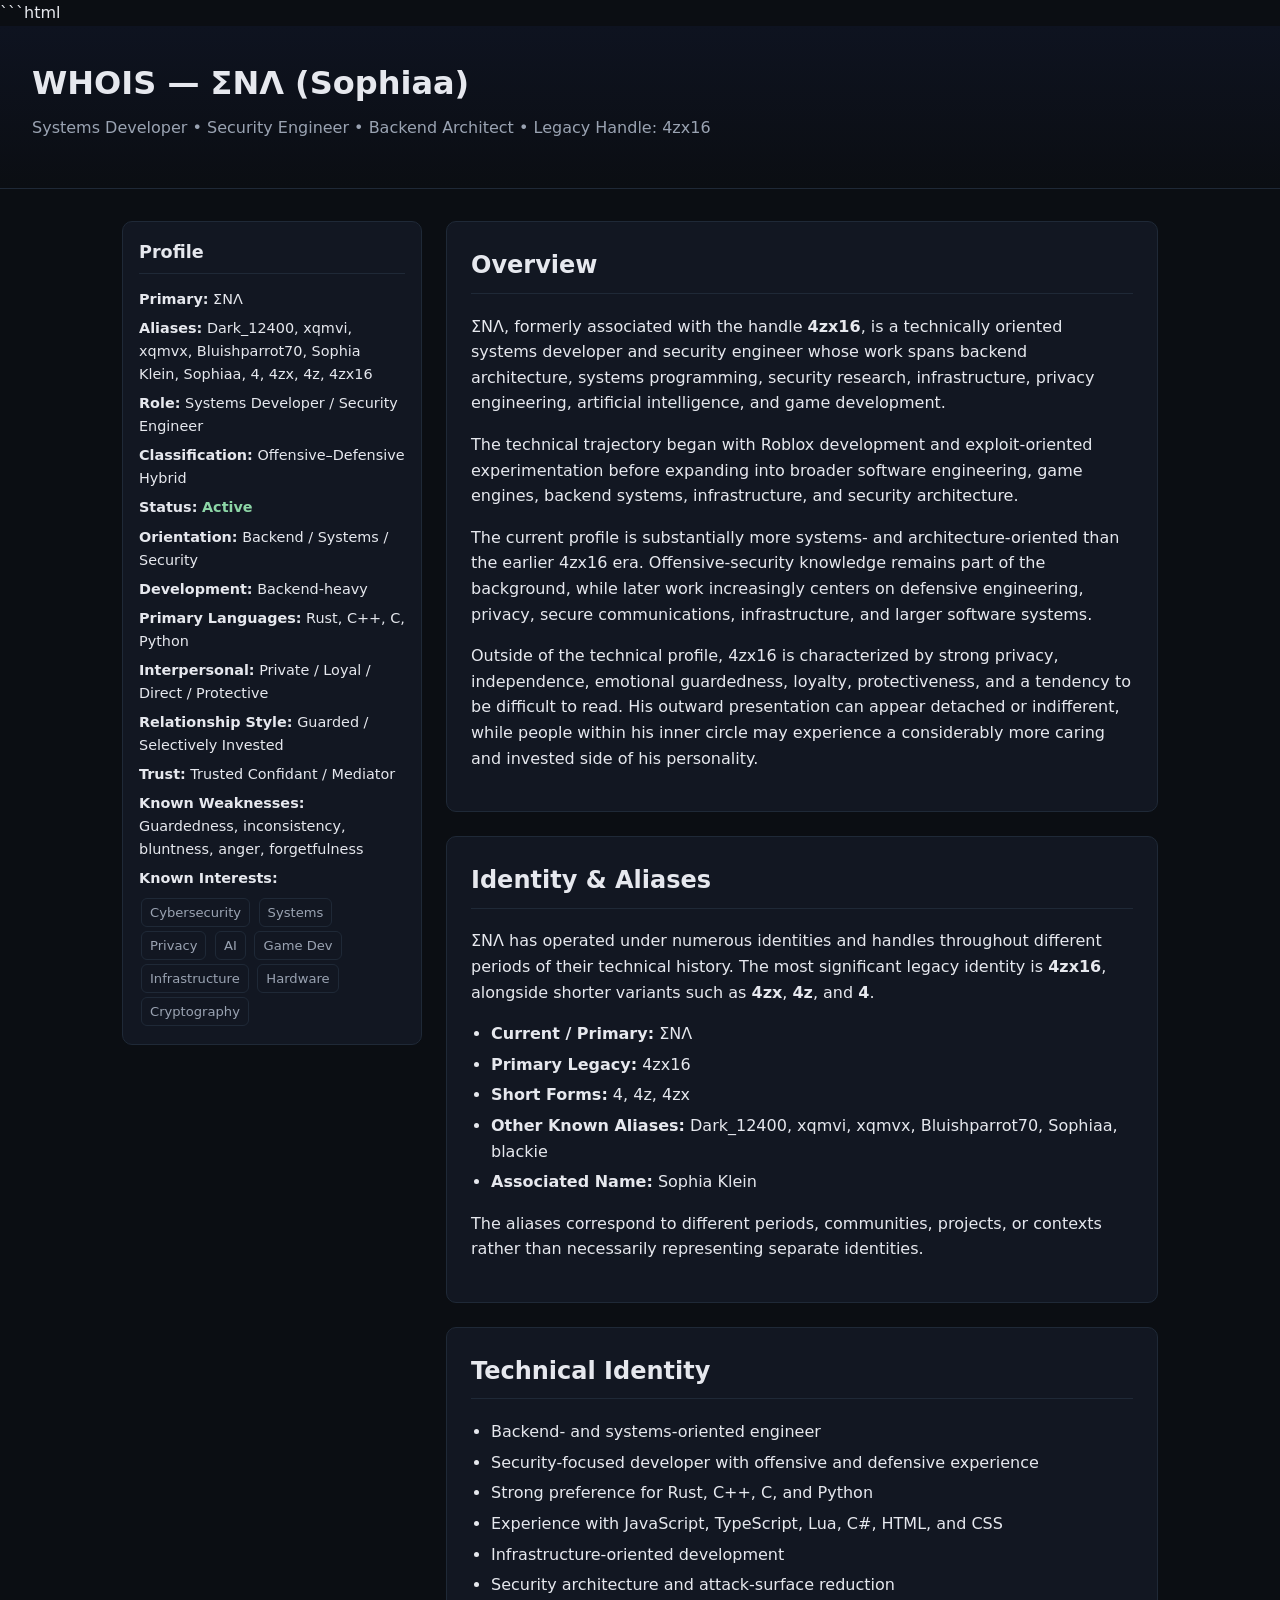
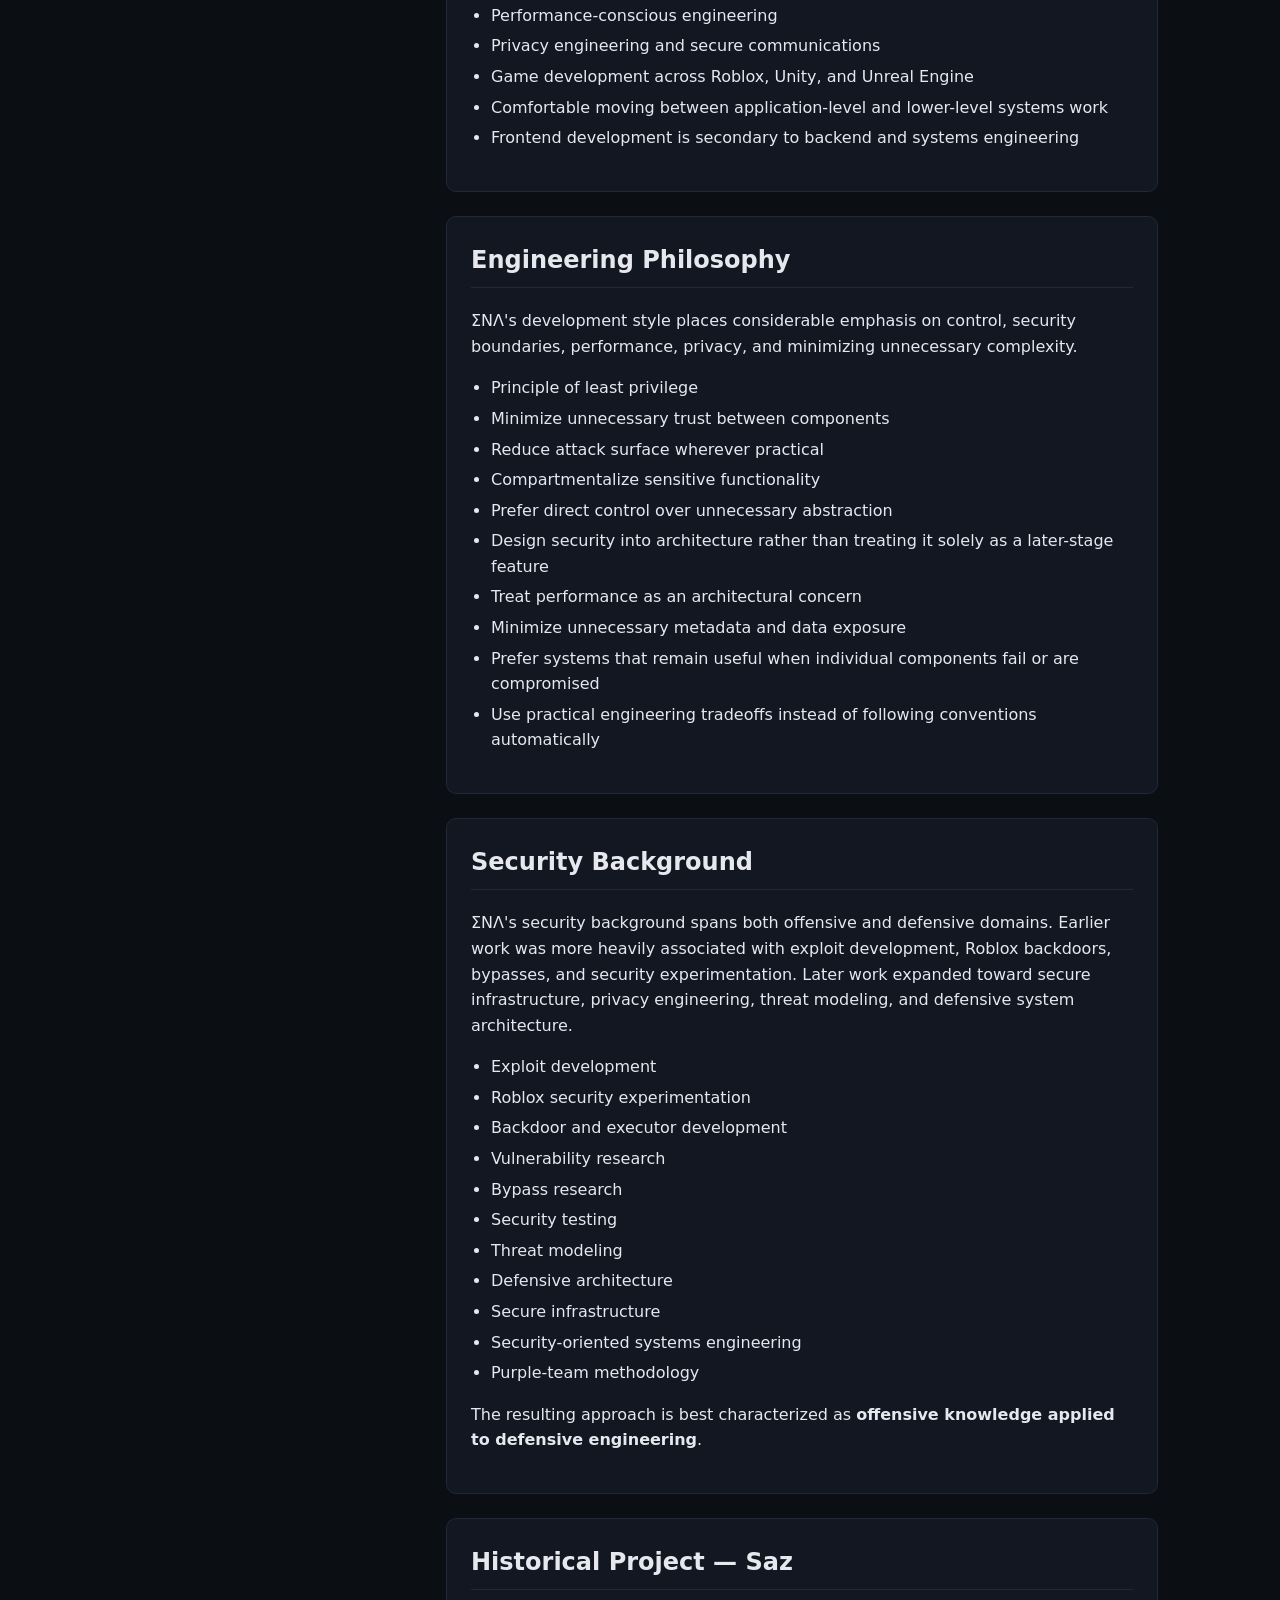
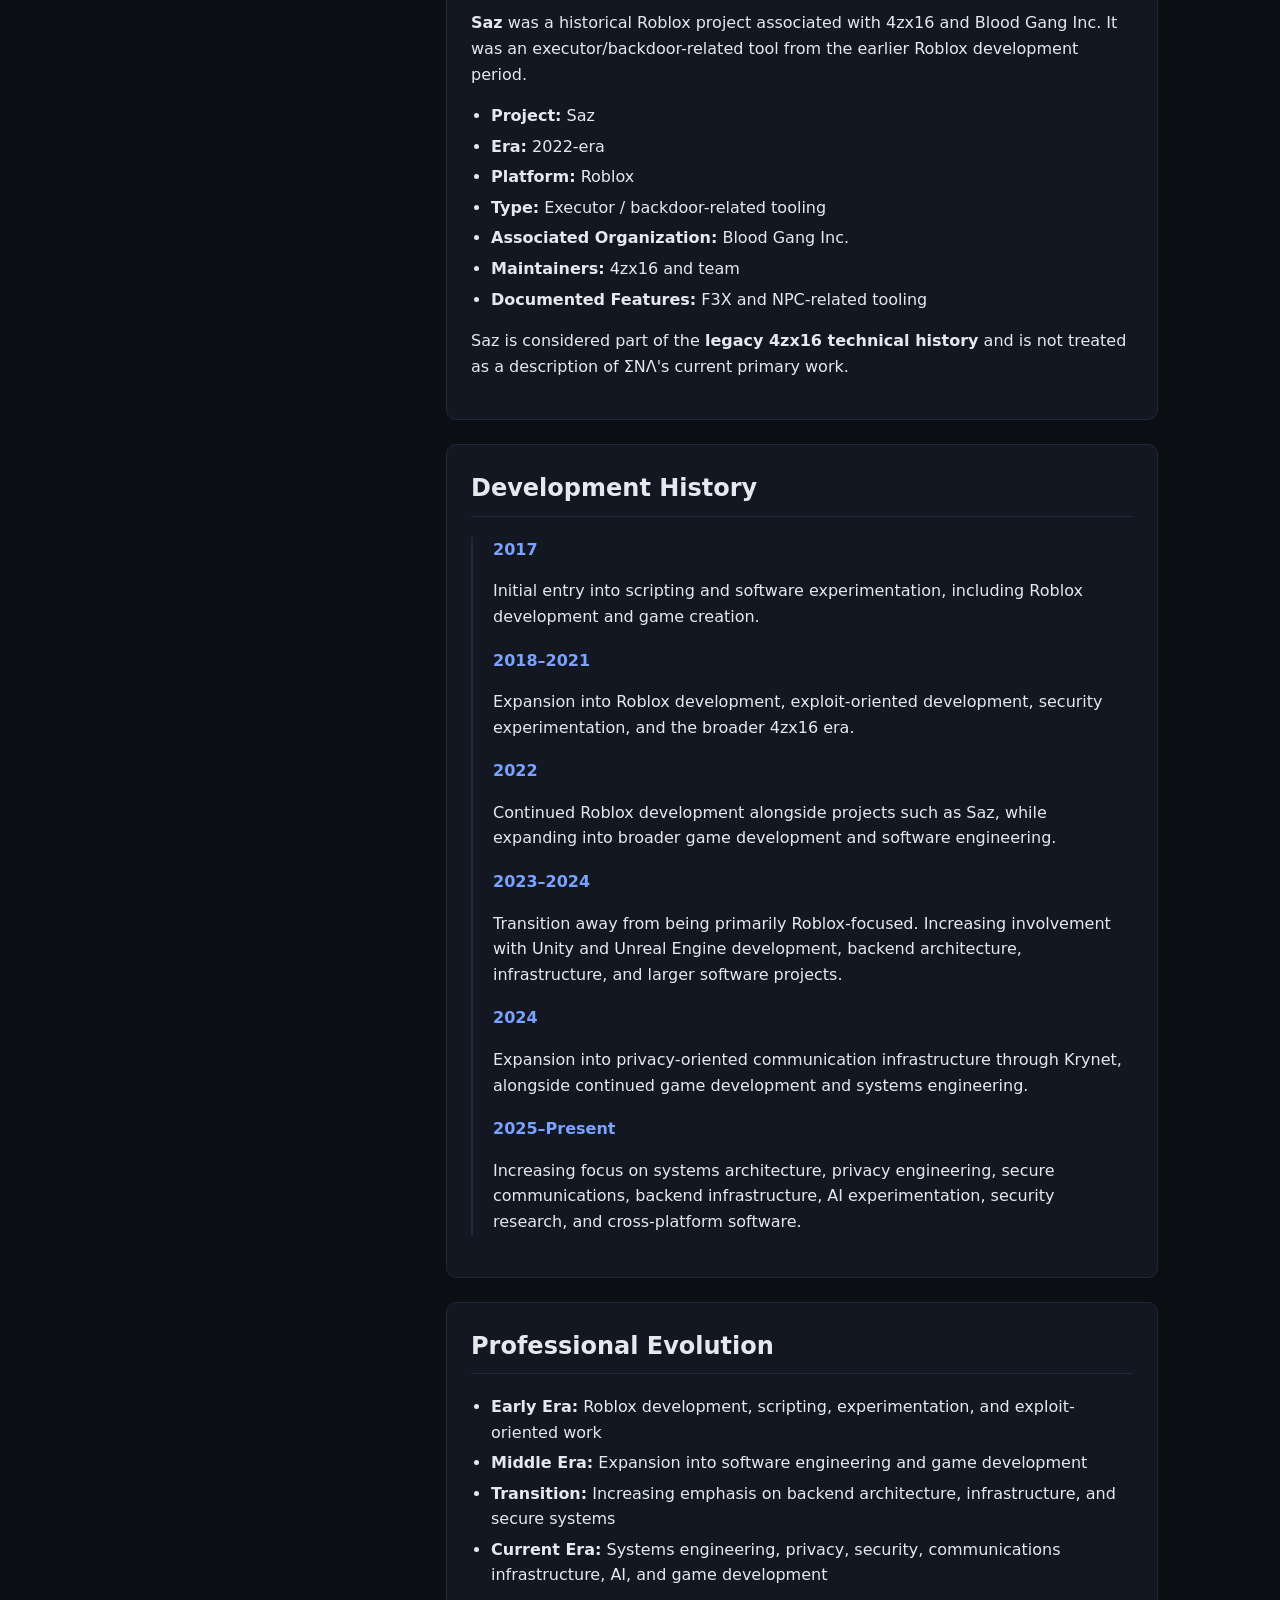
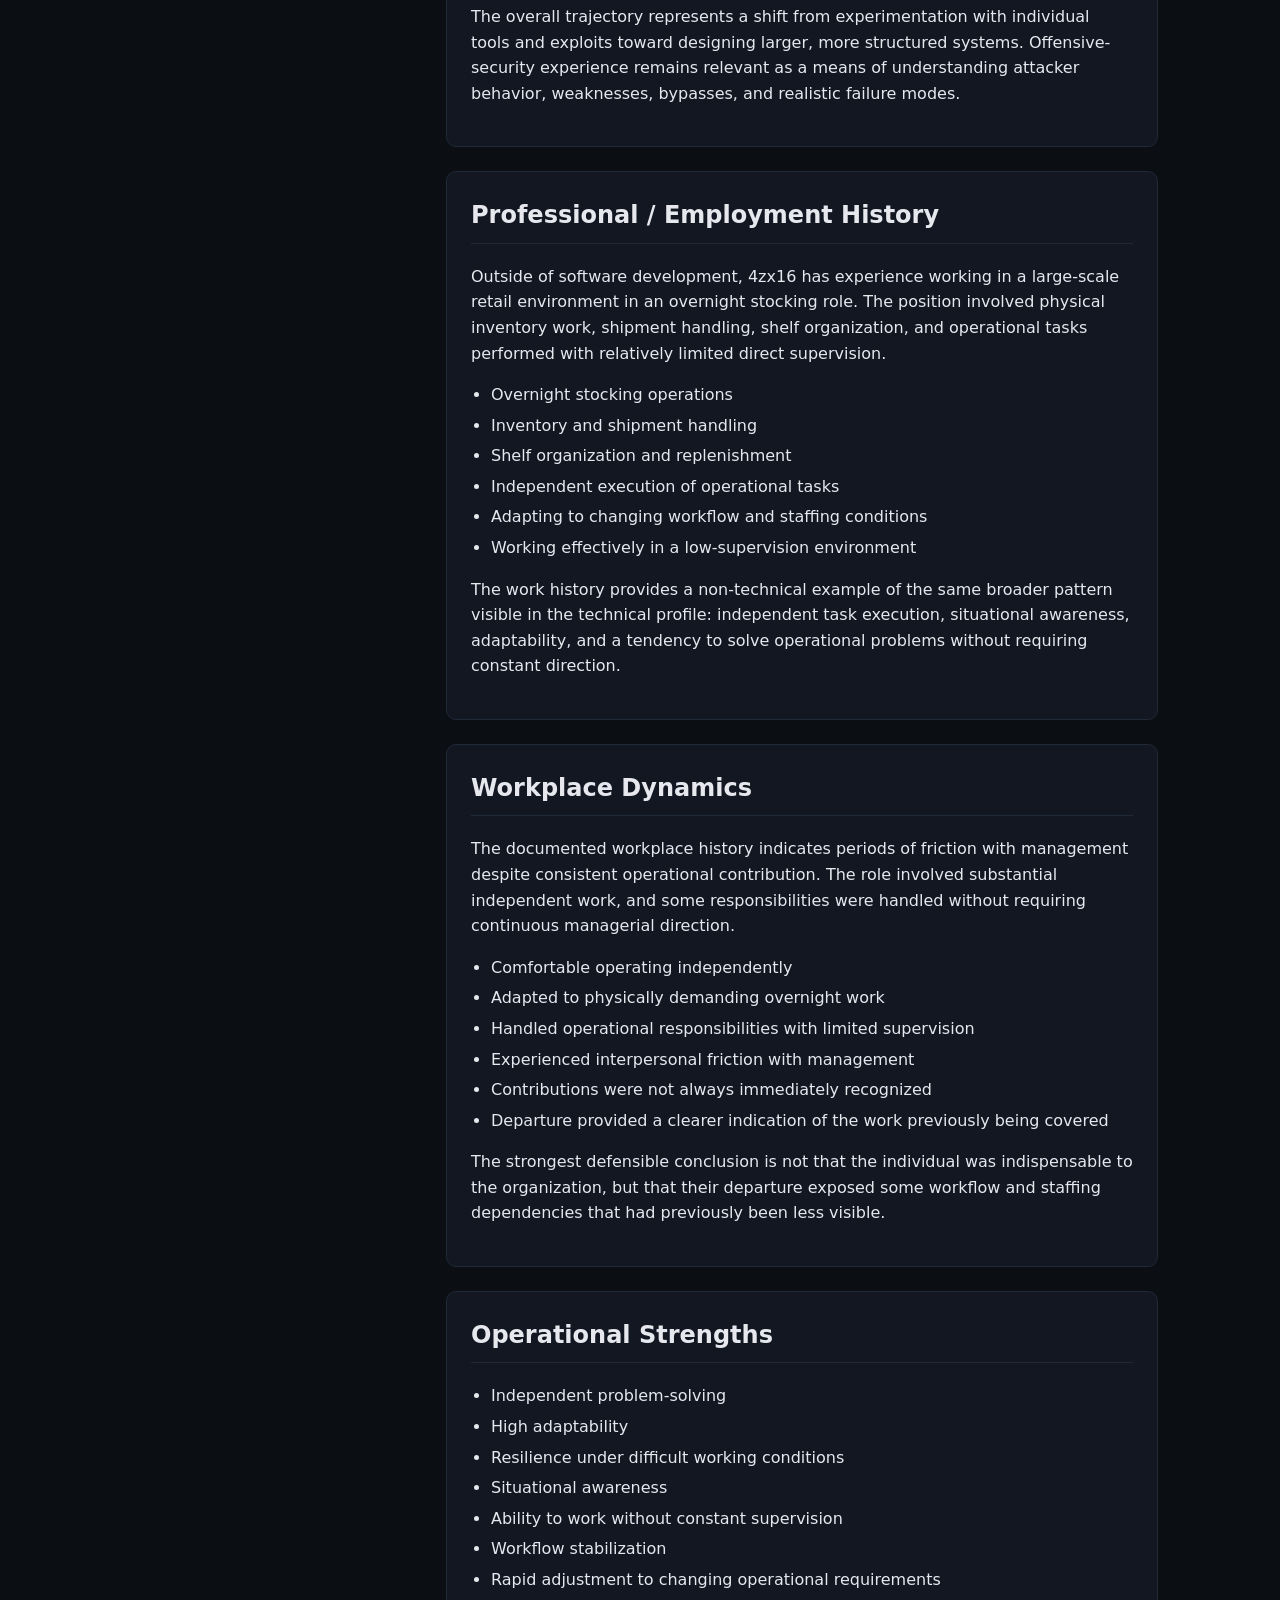
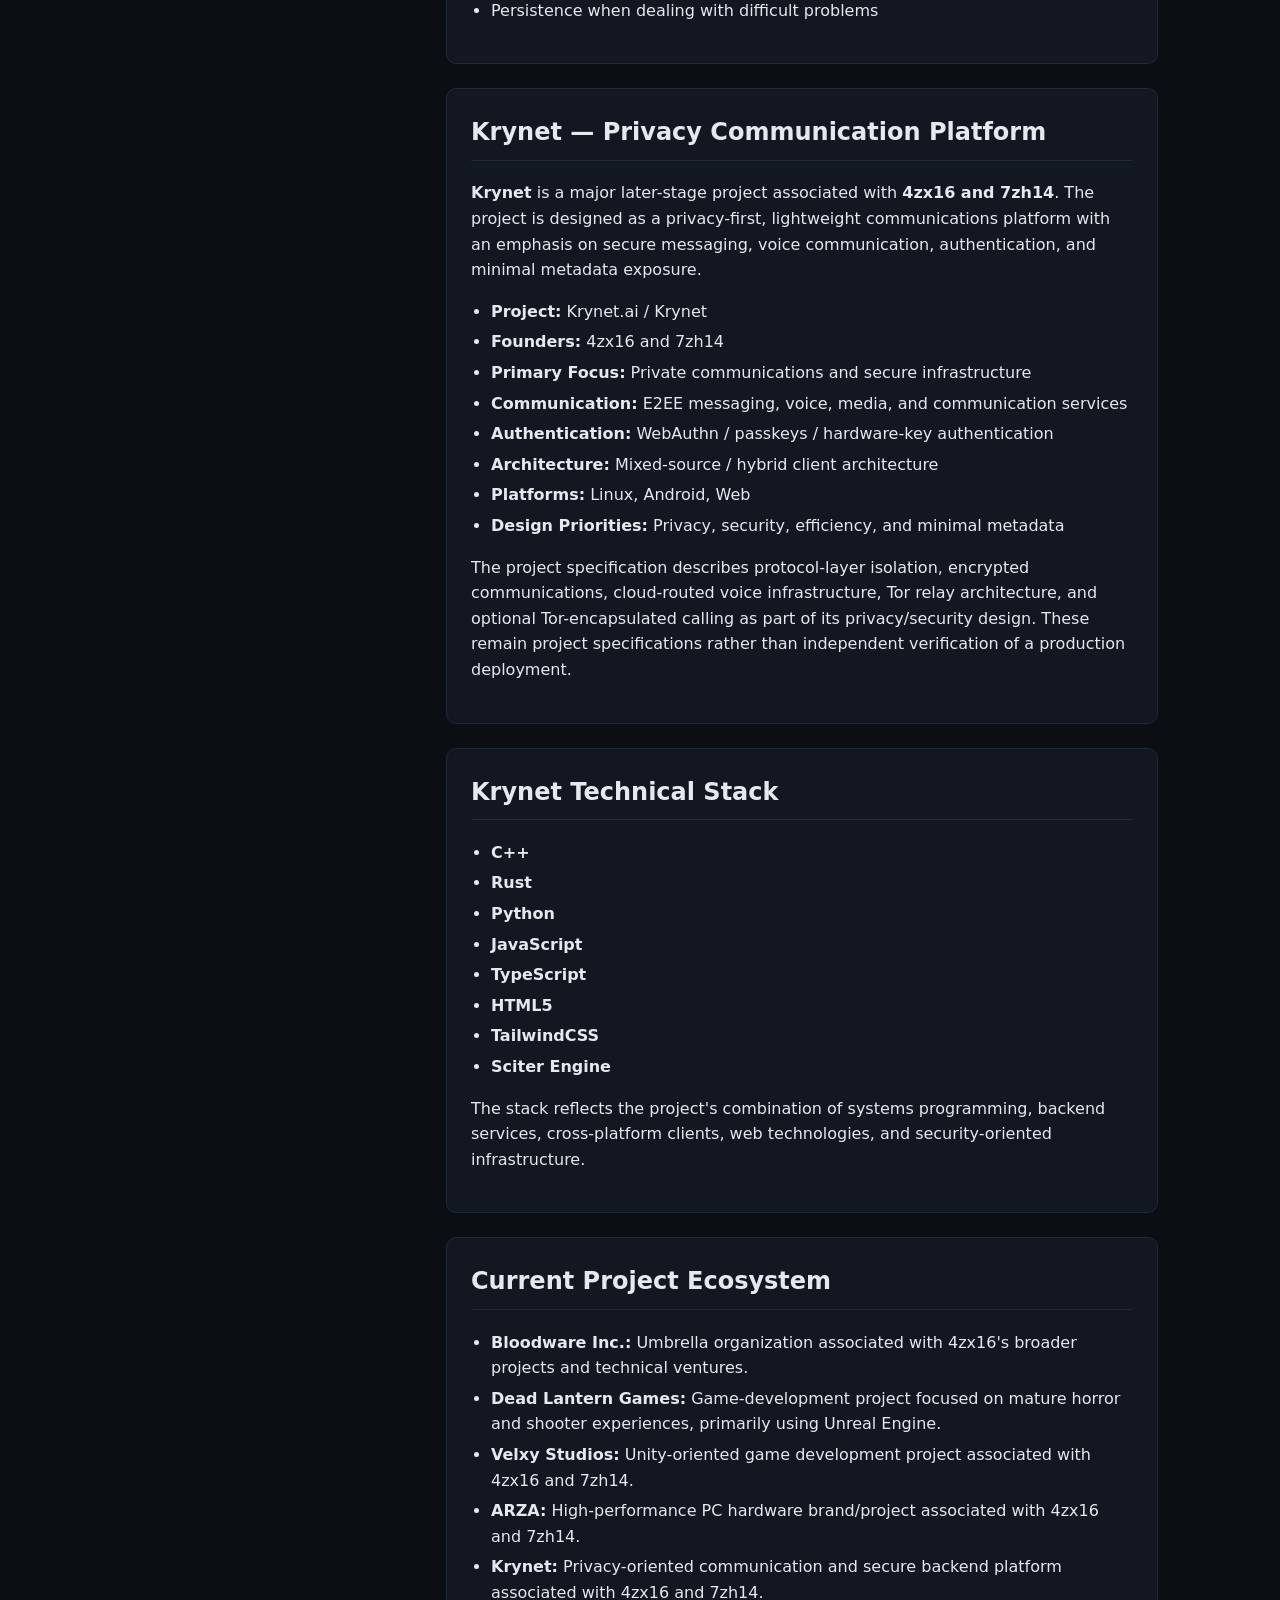
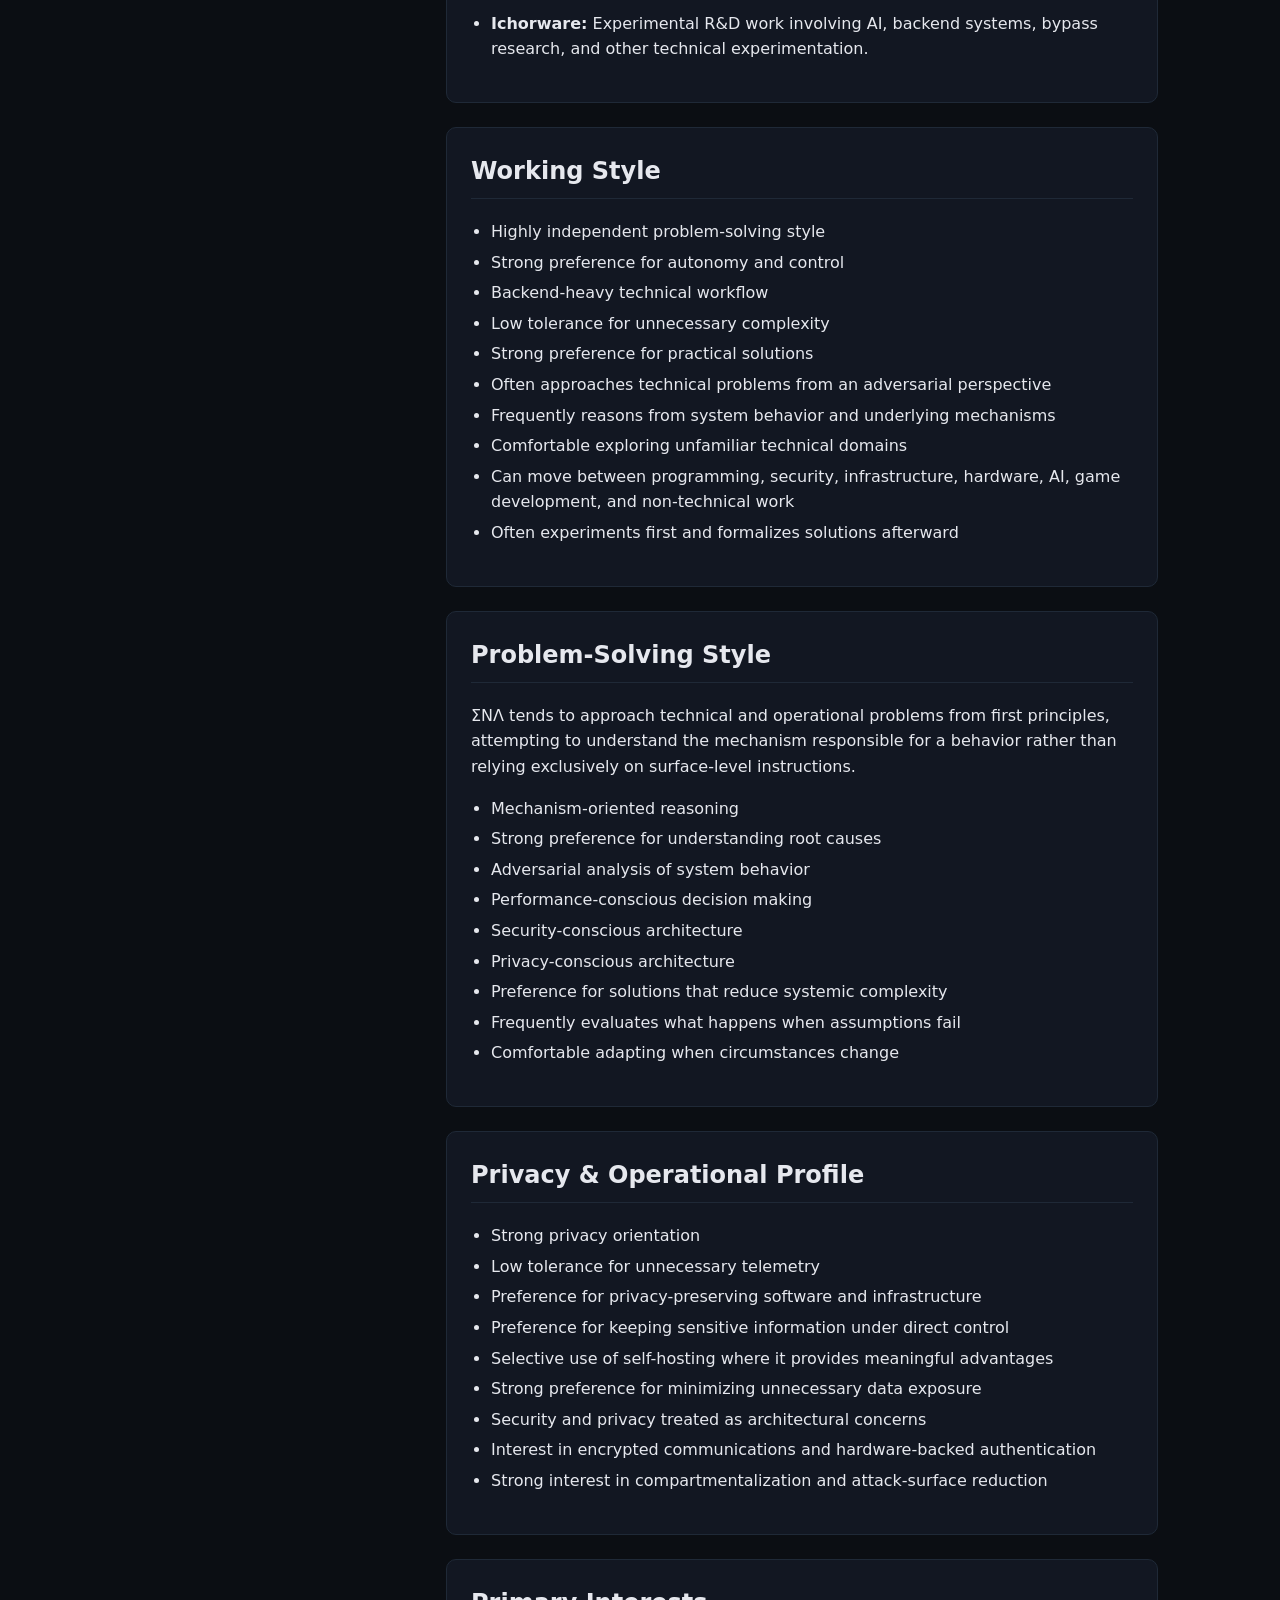
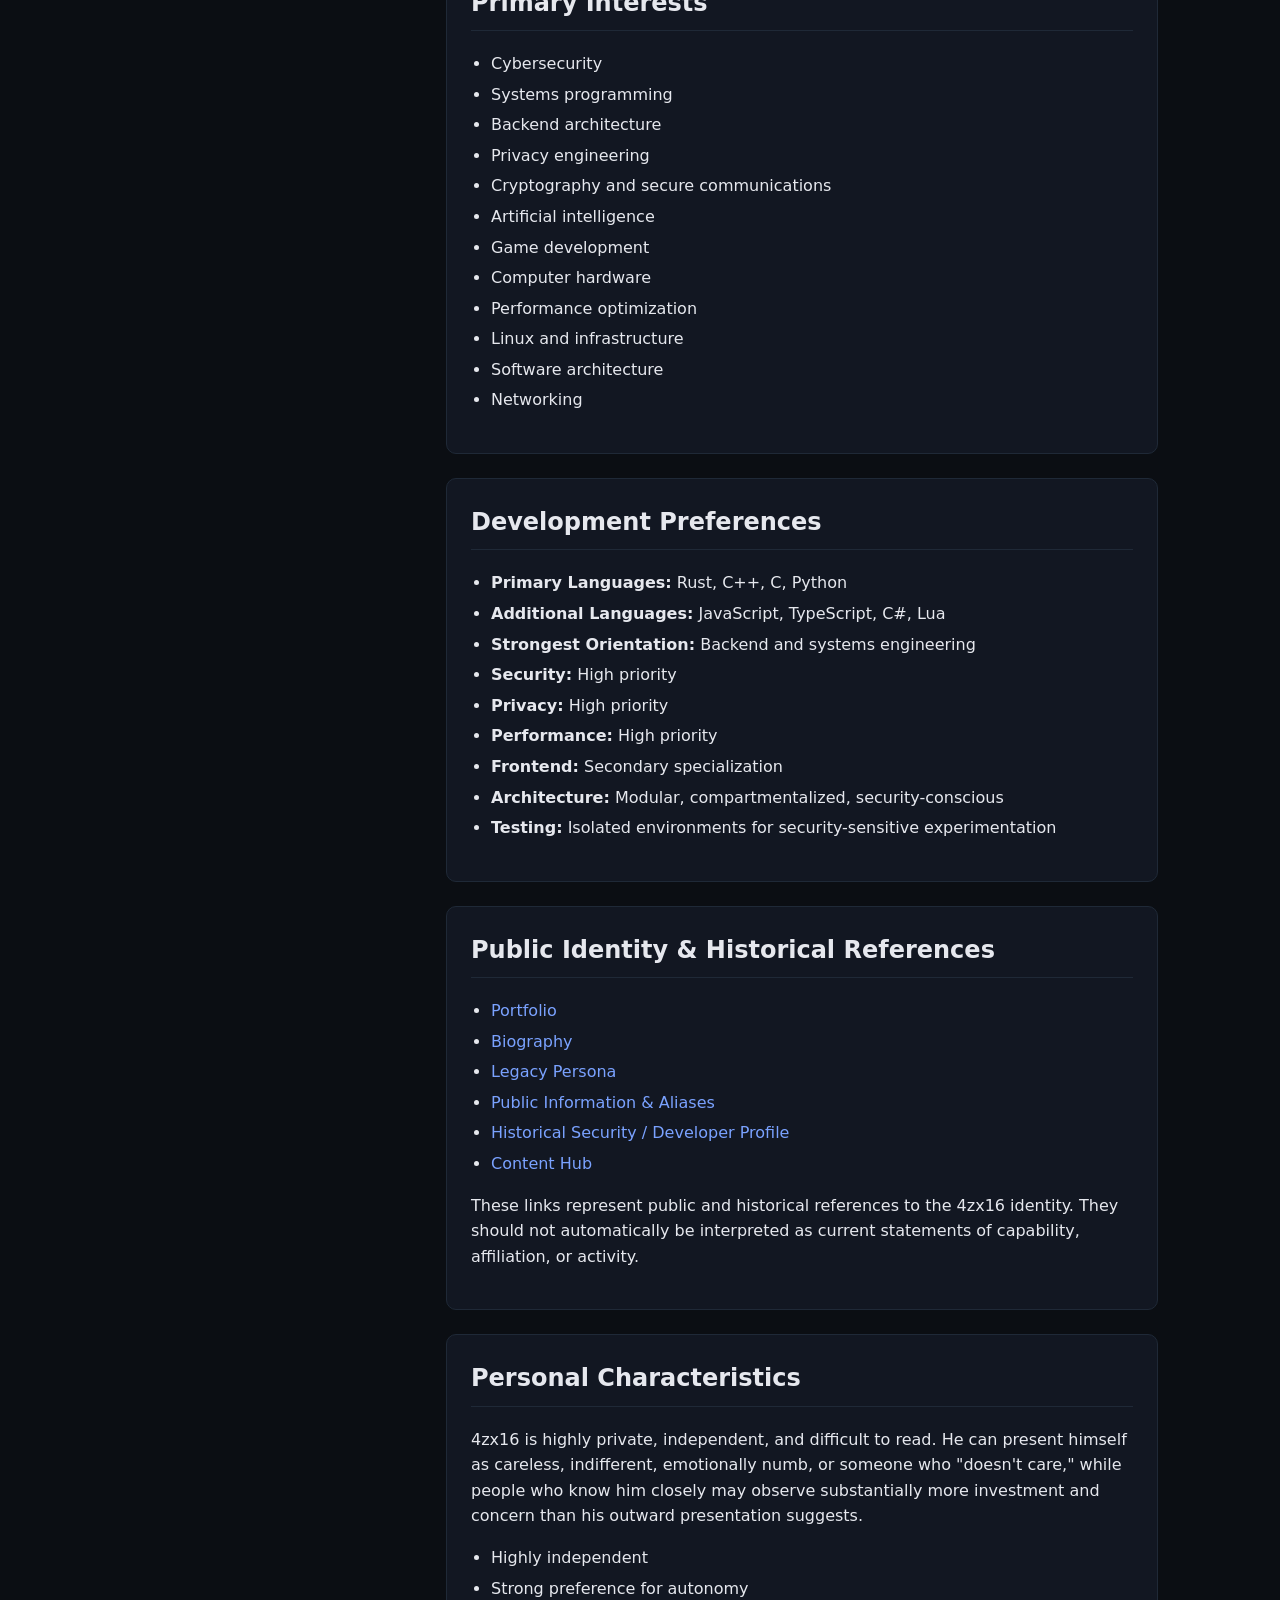
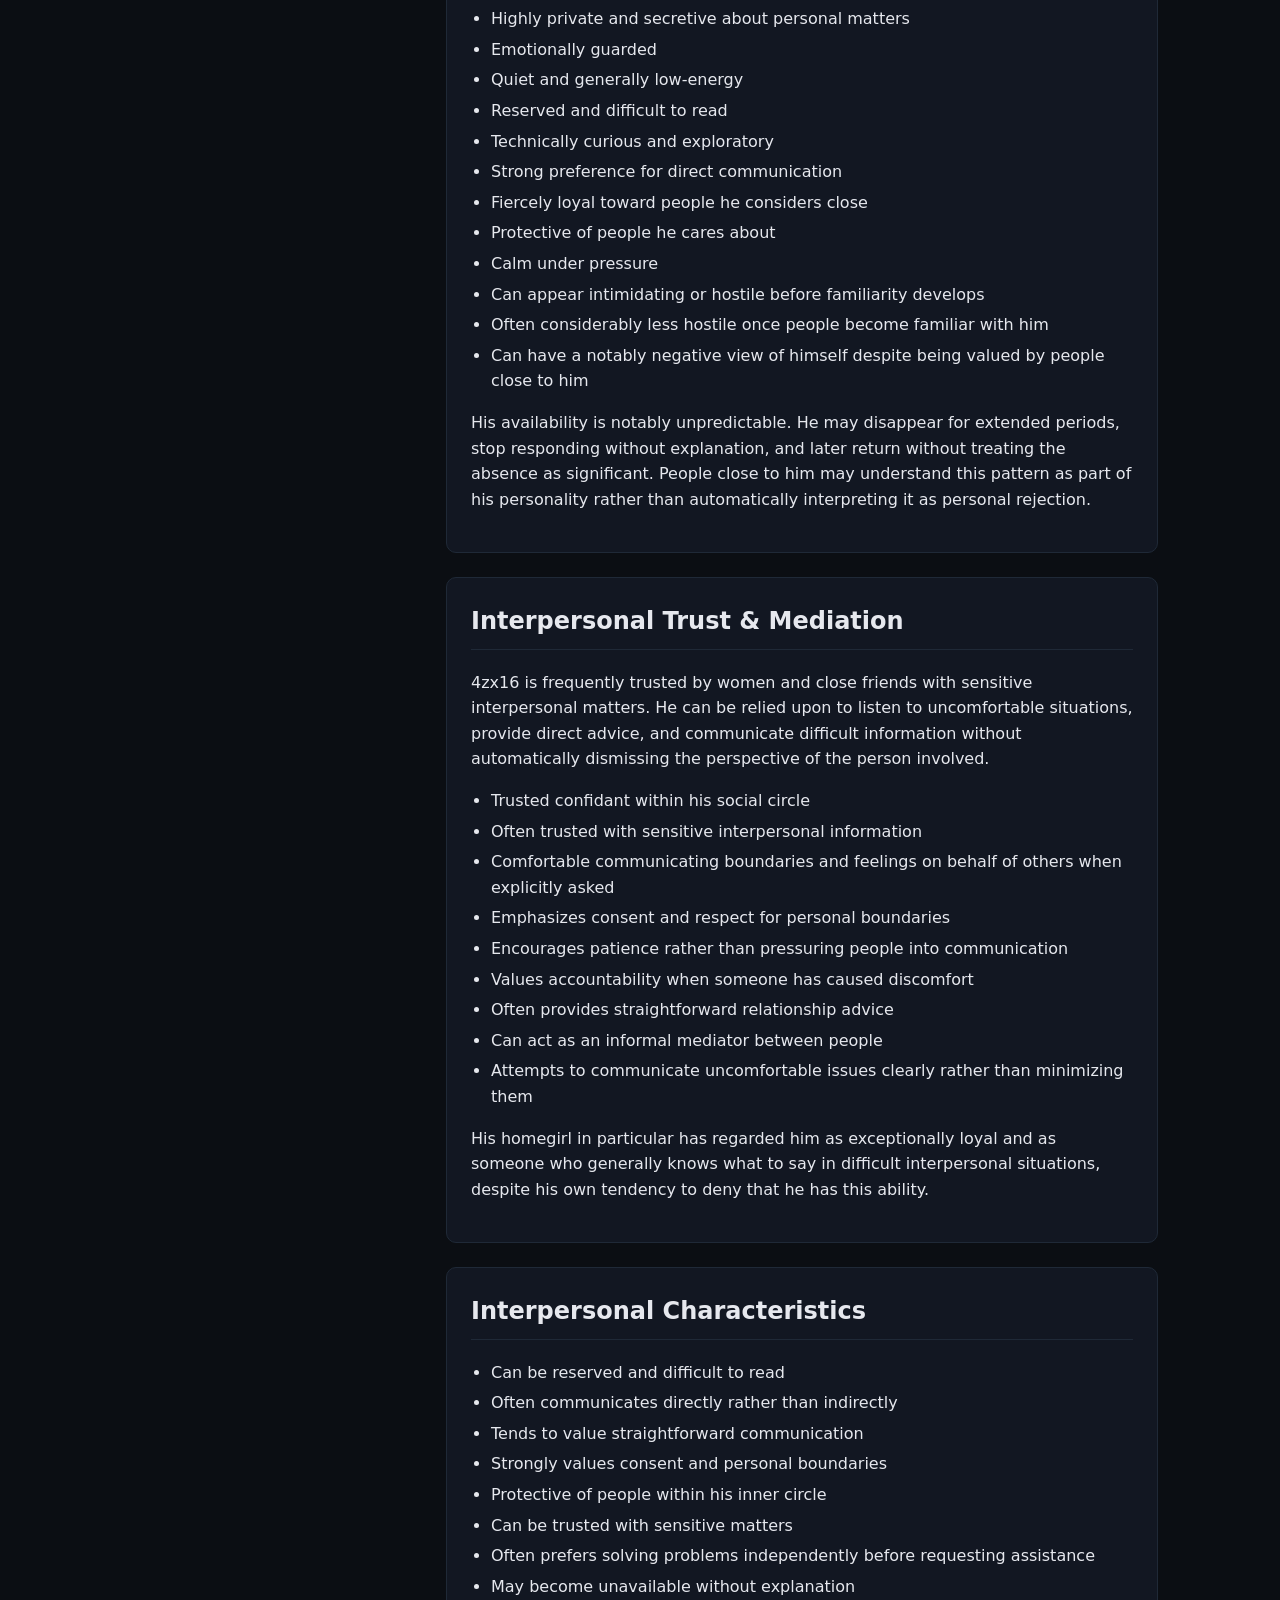
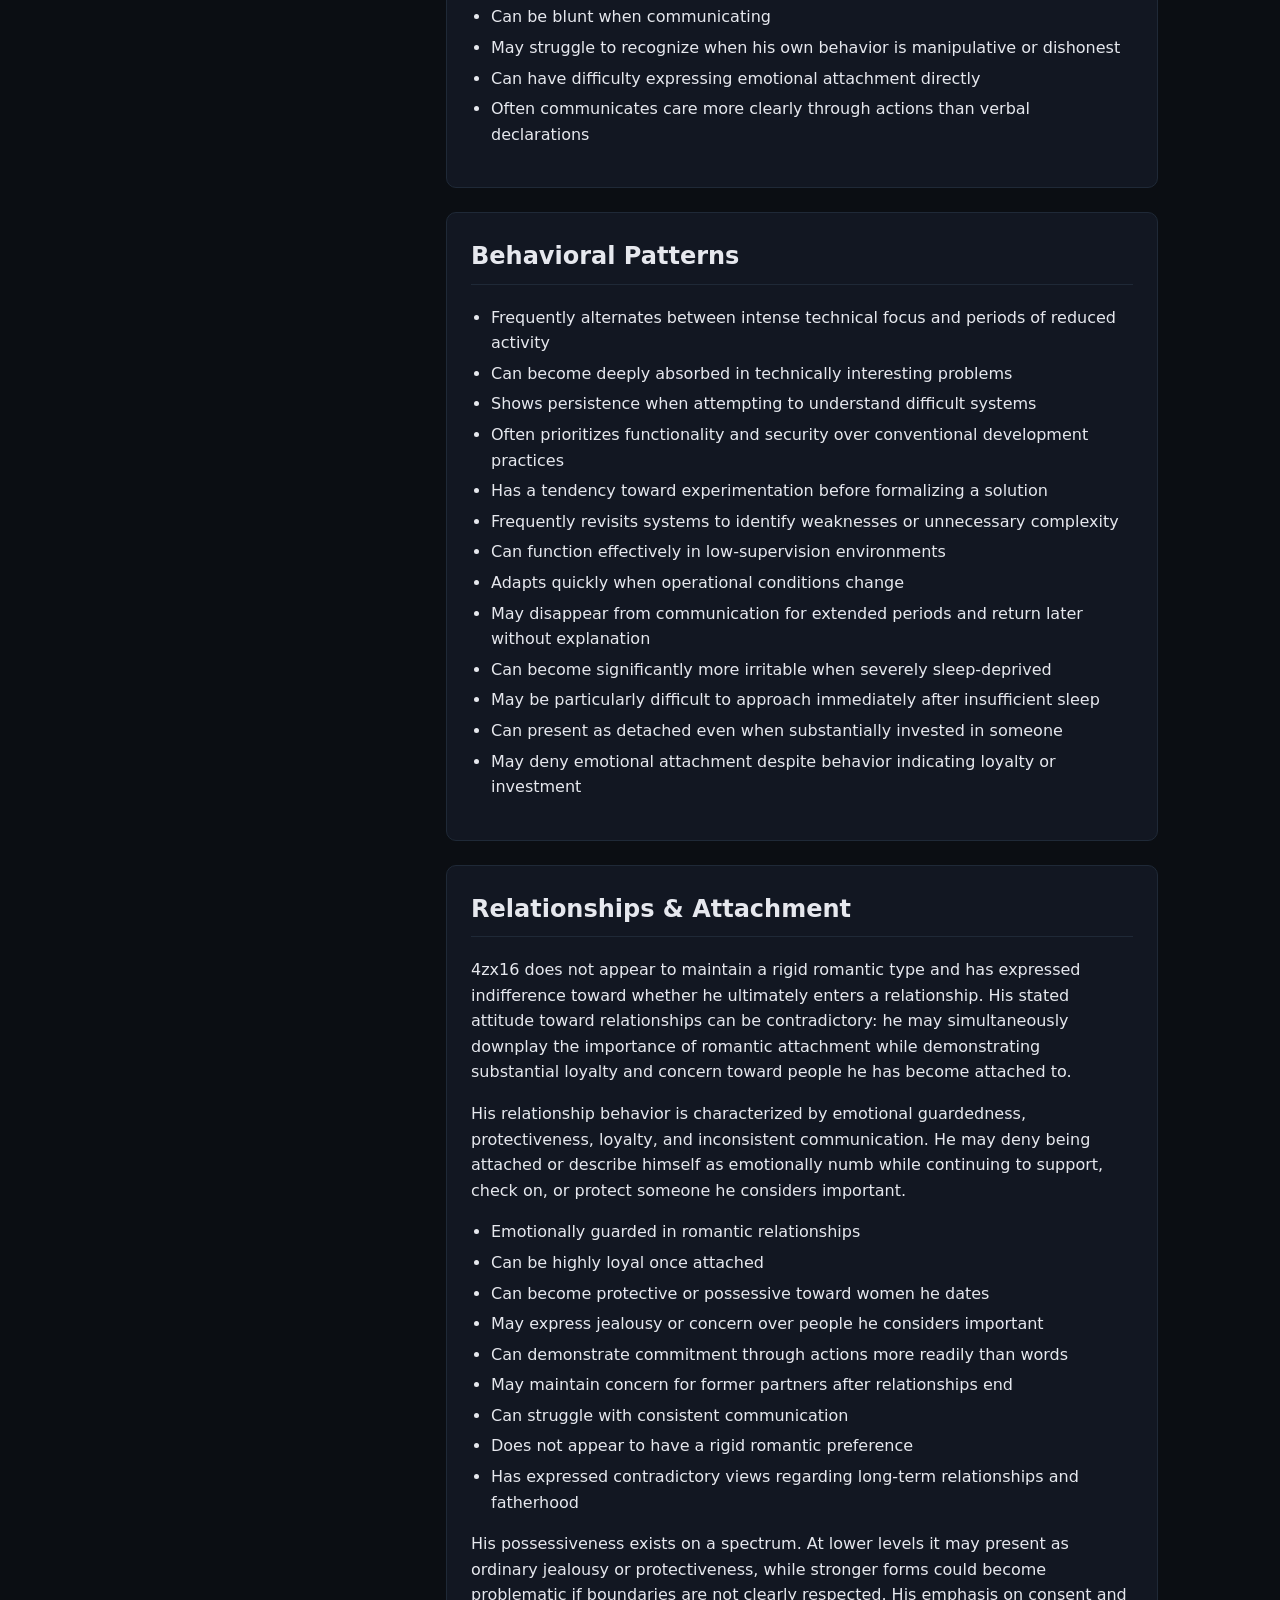
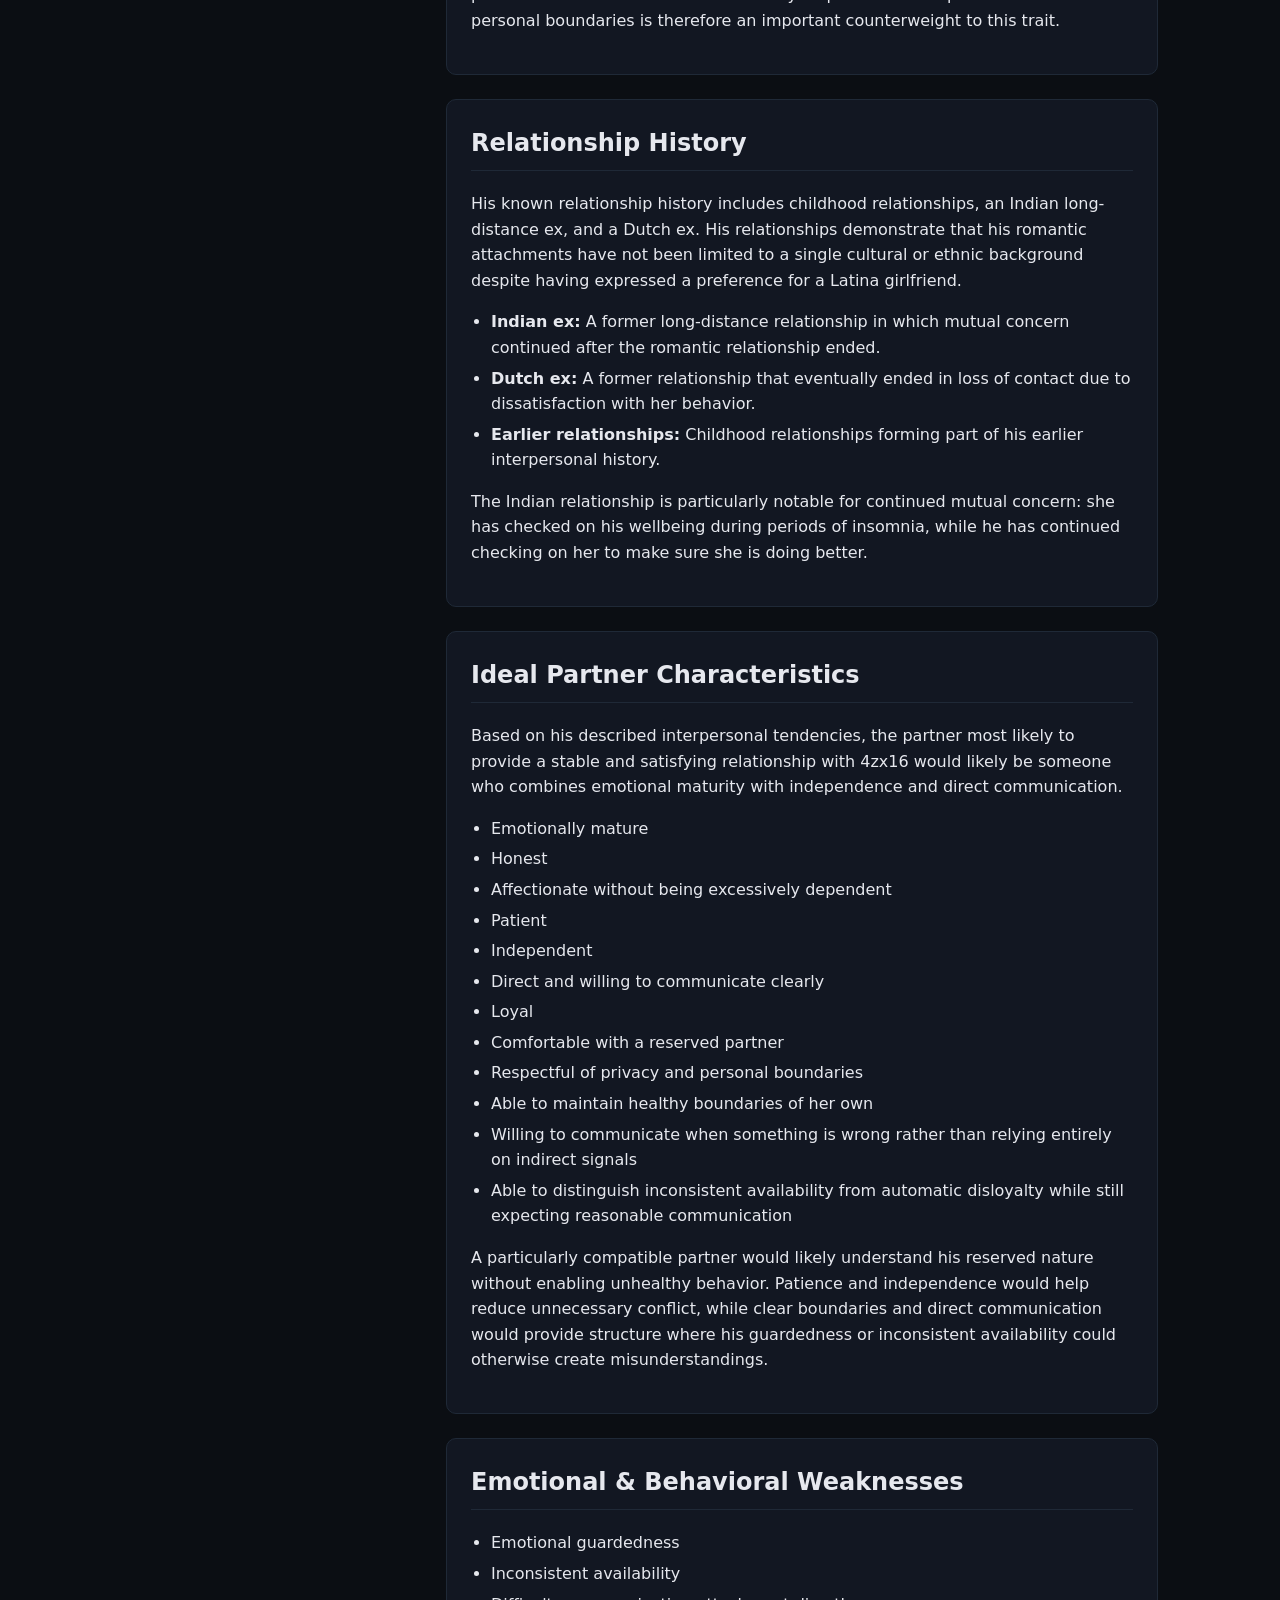
<file: individual/4zx16.html>
```html
<!DOCTYPE html>

<html lang="en">
<head>
<meta charset="UTF-8">
<meta name="viewport" content="width=device-width, initial-scale=1.0">
<meta name="robots" content="index, follow">
<meta name="description" content="WHOIS profile for ΣΝΛ, formerly associated with 4zx16 — systems developer, security engineer, backend architect, privacy engineer, game developer, and technically independent problem solver.">
<title>WHOIS — ΣΝΛ (Sophiaa)</title>

<style>
:root{
  --bg:#0b0e13;
  --panel:#121722;
  --text:#e6e8ee;
  --muted:#9aa3b2;
  --accent:#7aa2ff;
  --border:#1f2937;
  --danger:#f28d8d;
  --success:#8dd6a7;
}

*{box-sizing:border-box;}

body{
  margin:0;
  font-family:system-ui,-apple-system,"Segoe UI",sans-serif;
  background:var(--bg);
  color:var(--text);
  line-height:1.6;
}

header{
  padding:32px;
  border-bottom:1px solid var(--border);
  background:linear-gradient(#0e1320,#0b0e13);
}

h1{margin:0;font-size:2rem;}

header p{
  color:var(--muted);
  margin-top:6px;
}

main{
  max-width:1100px;
  margin:auto;
  padding:32px;
}

.grid{
  display:grid;
  grid-template-columns:300px 1fr;
  gap:24px;
}

.infobox{
  background:var(--panel);
  border:1px solid var(--border);
  border-radius:10px;
  padding:16px;
  font-size:.9rem;
  height:max-content;
  position:sticky;
  top:20px;
}

.infobox h2{
  margin-top:0;
  font-size:1.1rem;
  border-bottom:1px solid var(--border);
  padding-bottom:6px;
}

.infobox p{margin:6px 0;}

section{
  background:var(--panel);
  border:1px solid var(--border);
  border-radius:10px;
  padding:24px;
  margin-bottom:24px;
}

section h2{
  margin-top:0;
  border-bottom:1px solid var(--border);
  padding-bottom:8px;
}

ul{padding-left:20px;}

li{margin-bottom:5px;}

a{
  color:var(--accent);
  text-decoration:none;
}

a:hover{text-decoration:underline;}

.tag{
  display:inline-block;
  padding:3px 8px;
  margin:2px;
  border:1px solid var(--border);
  border-radius:6px;
  color:var(--muted);
  font-size:.82rem;
}

.risk-high{
  color:var(--danger);
  font-weight:700;
}

.status-active{
  color:var(--success);
  font-weight:700;
}

.redacted{
  position:relative;
  background:#000;
  color:#555;
  text-align:center;
  padding:20px;
  letter-spacing:.3em;
  border-radius:6px;
}

.timeline{
  border-left:2px solid var(--border);
  padding-left:20px;
}

.timeline-item{margin-bottom:18px;}

.timeline-item strong{color:var(--accent);}

footer{
  text-align:center;
  padding:20px;
  color:var(--muted);
  border-top:1px solid var(--border);
}

@media(max-width:800px){
  .grid{grid-template-columns:1fr;}
  .infobox{position:static;}
  main{padding:16px;}
  header{padding:24px 16px;}
}
</style>

</head>

<body>

<header>
<h1>WHOIS — ΣΝΛ (Sophiaa)</h1>
<p>Systems Developer • Security Engineer • Backend Architect • Legacy Handle: 4zx16</p>
</header>

<main>

<div class="grid">

<div class="infobox">

<h2>Profile</h2>

<p><strong>Primary:</strong> ΣΝΛ</p>

<p>
<strong>Aliases:</strong>
Dark_12400, xqmvi, xqmvx, Bluishparrot70,
Sophia Klein, Sophiaa, 4, 4zx, 4z, 4zx16
</p>

<p><strong>Role:</strong> Systems Developer / Security Engineer</p>

<p><strong>Classification:</strong> Offensive–Defensive Hybrid</p>

<p><strong>Status:</strong> <span class="status-active">Active</span></p>

<p><strong>Orientation:</strong> Backend / Systems / Security</p>

<p><strong>Development:</strong> Backend-heavy</p>

<p><strong>Primary Languages:</strong> Rust, C++, C, Python</p>

<p><strong>Interpersonal:</strong> Private / Loyal / Direct / Protective</p>

<p><strong>Relationship Style:</strong> Guarded / Selectively Invested</p>

<p><strong>Trust:</strong> Trusted Confidant / Mediator</p>

<p><strong>Known Weaknesses:</strong> Guardedness, inconsistency, bluntness, anger, forgetfulness</p>

<p><strong>Known Interests:</strong></p>

<div>
<span class="tag">Cybersecurity</span>
<span class="tag">Systems</span>
<span class="tag">Privacy</span>
<span class="tag">AI</span>
<span class="tag">Game Dev</span>
<span class="tag">Infrastructure</span>
<span class="tag">Hardware</span>
<span class="tag">Cryptography</span>
</div>

</div>

<div>

<section>
<h2>Overview</h2>

<p>
ΣΝΛ, formerly associated with the handle <strong>4zx16</strong>, is a technically
oriented systems developer and security engineer whose work spans backend
architecture, systems programming, security research, infrastructure,
privacy engineering, artificial intelligence, and game development.
</p>

<p>
The technical trajectory began with Roblox development and exploit-oriented
experimentation before expanding into broader software engineering, game
engines, backend systems, infrastructure, and security architecture.
</p>

<p>
The current profile is substantially more systems- and architecture-oriented
than the earlier 4zx16 era. Offensive-security knowledge remains part of the
background, while later work increasingly centers on defensive engineering,
privacy, secure communications, infrastructure, and larger software systems.
</p>

<p>
Outside of the technical profile, 4zx16 is characterized by strong privacy,
independence, emotional guardedness, loyalty, protectiveness, and a tendency
to be difficult to read. His outward presentation can appear detached or
indifferent, while people within his inner circle may experience a
considerably more caring and invested side of his personality.
</p>

</section>

<section>
<h2>Identity & Aliases</h2>

<p>
ΣΝΛ has operated under numerous identities and handles throughout different
periods of their technical history. The most significant legacy identity is
<strong>4zx16</strong>, alongside shorter variants such as <strong>4zx</strong>,
<strong>4z</strong>, and <strong>4</strong>.
</p>

<ul>
<li><strong>Current / Primary:</strong> ΣΝΛ</li>
<li><strong>Primary Legacy:</strong> 4zx16</li>
<li><strong>Short Forms:</strong> 4, 4z, 4zx</li>
<li><strong>Other Known Aliases:</strong> Dark_12400, xqmvi, xqmvx, Bluishparrot70, Sophiaa, blackie</li>
<li><strong>Associated Name:</strong> Sophia Klein</li>
</ul>

<p>
The aliases correspond to different periods, communities, projects, or
contexts rather than necessarily representing separate identities.
</p>

</section>

<section>
<h2>Technical Identity</h2>

<ul>
<li>Backend- and systems-oriented engineer</li>
<li>Security-focused developer with offensive and defensive experience</li>
<li>Strong preference for Rust, C++, C, and Python</li>
<li>Experience with JavaScript, TypeScript, Lua, C#, HTML, and CSS</li>
<li>Infrastructure-oriented development</li>
<li>Security architecture and attack-surface reduction</li>
<li>Performance-conscious engineering</li>
<li>Privacy engineering and secure communications</li>
<li>Game development across Roblox, Unity, and Unreal Engine</li>
<li>Comfortable moving between application-level and lower-level systems work</li>
<li>Frontend development is secondary to backend and systems engineering</li>
</ul>

</section>

<section>
<h2>Engineering Philosophy</h2>

<p>
ΣΝΛ's development style places considerable emphasis on control, security
boundaries, performance, privacy, and minimizing unnecessary complexity.
</p>

<ul>
<li>Principle of least privilege</li>
<li>Minimize unnecessary trust between components</li>
<li>Reduce attack surface wherever practical</li>
<li>Compartmentalize sensitive functionality</li>
<li>Prefer direct control over unnecessary abstraction</li>
<li>Design security into architecture rather than treating it solely as a later-stage feature</li>
<li>Treat performance as an architectural concern</li>
<li>Minimize unnecessary metadata and data exposure</li>
<li>Prefer systems that remain useful when individual components fail or are compromised</li>
<li>Use practical engineering tradeoffs instead of following conventions automatically</li>
</ul>

</section>

<section>
<h2>Security Background</h2>

<p>
ΣΝΛ's security background spans both offensive and defensive domains. Earlier
work was more heavily associated with exploit development, Roblox backdoors,
bypasses, and security experimentation. Later work expanded toward secure
infrastructure, privacy engineering, threat modeling, and defensive system
architecture.
</p>

<ul>
<li>Exploit development</li>
<li>Roblox security experimentation</li>
<li>Backdoor and executor development</li>
<li>Vulnerability research</li>
<li>Bypass research</li>
<li>Security testing</li>
<li>Threat modeling</li>
<li>Defensive architecture</li>
<li>Secure infrastructure</li>
<li>Security-oriented systems engineering</li>
<li>Purple-team methodology</li>
</ul>

<p>
The resulting approach is best characterized as
<strong>offensive knowledge applied to defensive engineering</strong>.
</p>

</section>

<section>
<h2>Historical Project — Saz</h2>

<p>
<strong>Saz</strong> was a historical Roblox project associated with 4zx16 and
Blood Gang Inc. It was an executor/backdoor-related tool from the earlier
Roblox development period.
</p>

<ul>
<li><strong>Project:</strong> Saz</li>
<li><strong>Era:</strong> 2022-era</li>
<li><strong>Platform:</strong> Roblox</li>
<li><strong>Type:</strong> Executor / backdoor-related tooling</li>
<li><strong>Associated Organization:</strong> Blood Gang Inc.</li>
<li><strong>Maintainers:</strong> 4zx16 and team</li>
<li><strong>Documented Features:</strong> F3X and NPC-related tooling</li>
</ul>

<p>
Saz is considered part of the <strong>legacy 4zx16 technical history</strong>
and is not treated as a description of ΣΝΛ's current primary work.
</p>

</section>

<section>
<h2>Development History</h2>

<div class="timeline">

<div class="timeline-item">
<strong>2017</strong>
<p>
Initial entry into scripting and software experimentation, including Roblox
development and game creation.
</p>
</div>

<div class="timeline-item">
<strong>2018–2021</strong>
<p>
Expansion into Roblox development, exploit-oriented development, security
experimentation, and the broader 4zx16 era.
</p>
</div>

<div class="timeline-item">
<strong>2022</strong>
<p>
Continued Roblox development alongside projects such as Saz, while expanding
into broader game development and software engineering.
</p>
</div>

<div class="timeline-item">
<strong>2023–2024</strong>
<p>
Transition away from being primarily Roblox-focused. Increasing involvement
with Unity and Unreal Engine development, backend architecture, infrastructure,
and larger software projects.
</p>
</div>

<div class="timeline-item">
<strong>2024</strong>
<p>
Expansion into privacy-oriented communication infrastructure through Krynet,
alongside continued game development and systems engineering.
</p>
</div>

<div class="timeline-item">
<strong>2025–Present</strong>
<p>
Increasing focus on systems architecture, privacy engineering, secure
communications, backend infrastructure, AI experimentation, security research,
and cross-platform software.
</p>
</div>

</div>

</section>

<section>
<h2>Professional Evolution</h2>

<ul>
<li><strong>Early Era:</strong> Roblox development, scripting, experimentation, and exploit-oriented work</li>
<li><strong>Middle Era:</strong> Expansion into software engineering and game development</li>
<li><strong>Transition:</strong> Increasing emphasis on backend architecture, infrastructure, and secure systems</li>
<li><strong>Current Era:</strong> Systems engineering, privacy, security, communications infrastructure, AI, and game development</li>
</ul>

<p>
The overall trajectory represents a shift from experimentation with individual
tools and exploits toward designing larger, more structured systems.
Offensive-security experience remains relevant as a means of understanding
attacker behavior, weaknesses, bypasses, and realistic failure modes.
</p>

</section>

<section>
<h2>Professional / Employment History</h2>

<p>
Outside of software development, 4zx16 has experience working in a large-scale
retail environment in an overnight stocking role. The position involved
physical inventory work, shipment handling, shelf organization, and operational
tasks performed with relatively limited direct supervision.
</p>

<ul>
<li>Overnight stocking operations</li>
<li>Inventory and shipment handling</li>
<li>Shelf organization and replenishment</li>
<li>Independent execution of operational tasks</li>
<li>Adapting to changing workflow and staffing conditions</li>
<li>Working effectively in a low-supervision environment</li>
</ul>

<p>
The work history provides a non-technical example of the same broader pattern
visible in the technical profile: independent task execution, situational
awareness, adaptability, and a tendency to solve operational problems without
requiring constant direction.
</p>

</section>

<section>
<h2>Workplace Dynamics</h2>

<p>
The documented workplace history indicates periods of friction with management
despite consistent operational contribution. The role involved substantial
independent work, and some responsibilities were handled without requiring
continuous managerial direction.
</p>

<ul>
<li>Comfortable operating independently</li>
<li>Adapted to physically demanding overnight work</li>
<li>Handled operational responsibilities with limited supervision</li>
<li>Experienced interpersonal friction with management</li>
<li>Contributions were not always immediately recognized</li>
<li>Departure provided a clearer indication of the work previously being covered</li>
</ul>

<p>
The strongest defensible conclusion is not that the individual was
indispensable to the organization, but that their departure exposed some
workflow and staffing dependencies that had previously been less visible.
</p>

</section>

<section>
<h2>Operational Strengths</h2>

<ul>
<li>Independent problem-solving</li>
<li>High adaptability</li>
<li>Resilience under difficult working conditions</li>
<li>Situational awareness</li>
<li>Ability to work without constant supervision</li>
<li>Workflow stabilization</li>
<li>Rapid adjustment to changing operational requirements</li>
<li>Persistence when dealing with difficult problems</li>
</ul>

</section>

<section>
<h2>Krynet — Privacy Communication Platform</h2>

<p>
<strong>Krynet</strong> is a major later-stage project associated with
<strong>4zx16 and 7zh14</strong>. The project is designed as a privacy-first,
lightweight communications platform with an emphasis on secure messaging,
voice communication, authentication, and minimal metadata exposure.
</p>

<ul>
<li><strong>Project:</strong> Krynet.ai / Krynet</li>
<li><strong>Founders:</strong> 4zx16 and 7zh14</li>
<li><strong>Primary Focus:</strong> Private communications and secure infrastructure</li>
<li><strong>Communication:</strong> E2EE messaging, voice, media, and communication services</li>
<li><strong>Authentication:</strong> WebAuthn / passkeys / hardware-key authentication</li>
<li><strong>Architecture:</strong> Mixed-source / hybrid client architecture</li>
<li><strong>Platforms:</strong> Linux, Android, Web</li>
<li><strong>Design Priorities:</strong> Privacy, security, efficiency, and minimal metadata</li>
</ul>

<p>
The project specification describes protocol-layer isolation, encrypted
communications, cloud-routed voice infrastructure, Tor relay architecture,
and optional Tor-encapsulated calling as part of its privacy/security design.
These remain project specifications rather than independent verification of
a production deployment.
</p>

</section>

<section>
<h2>Krynet Technical Stack</h2>

<ul>
<li><strong>C++</strong></li>
<li><strong>Rust</strong></li>
<li><strong>Python</strong></li>
<li><strong>JavaScript</strong></li>
<li><strong>TypeScript</strong></li>
<li><strong>HTML5</strong></li>
<li><strong>TailwindCSS</strong></li>
<li><strong>Sciter Engine</strong></li>
</ul>

<p>
The stack reflects the project's combination of systems programming, backend
services, cross-platform clients, web technologies, and security-oriented
infrastructure.
</p>

</section>

<section>
<h2>Current Project Ecosystem</h2>

<ul>
<li>
<strong>Bloodware Inc.:</strong>
Umbrella organization associated with 4zx16's broader projects and technical ventures.
</li>

<li>
<strong>Dead Lantern Games:</strong>
Game-development project focused on mature horror and shooter experiences,
primarily using Unreal Engine.
</li>

<li>
<strong>Velxy Studios:</strong>
Unity-oriented game development project associated with 4zx16 and 7zh14.
</li>

<li>
<strong>ARZA:</strong>
High-performance PC hardware brand/project associated with 4zx16 and 7zh14.
</li>

<li>
<strong>Krynet:</strong>
Privacy-oriented communication and secure backend platform associated with
4zx16 and 7zh14.
</li>

<li>
<strong>Ichorware:</strong>
Experimental R&D work involving AI, backend systems, bypass research,
and other technical experimentation.
</li>
</ul>

</section>

<section>
<h2>Working Style</h2>

<ul>
<li>Highly independent problem-solving style</li>
<li>Strong preference for autonomy and control</li>
<li>Backend-heavy technical workflow</li>
<li>Low tolerance for unnecessary complexity</li>
<li>Strong preference for practical solutions</li>
<li>Often approaches technical problems from an adversarial perspective</li>
<li>Frequently reasons from system behavior and underlying mechanisms</li>
<li>Comfortable exploring unfamiliar technical domains</li>
<li>Can move between programming, security, infrastructure, hardware, AI, game development, and non-technical work</li>
<li>Often experiments first and formalizes solutions afterward</li>
</ul>

</section>

<section>
<h2>Problem-Solving Style</h2>

<p>
ΣΝΛ tends to approach technical and operational problems from first principles,
attempting to understand the mechanism responsible for a behavior rather than
relying exclusively on surface-level instructions.
</p>

<ul>
<li>Mechanism-oriented reasoning</li>
<li>Strong preference for understanding root causes</li>
<li>Adversarial analysis of system behavior</li>
<li>Performance-conscious decision making</li>
<li>Security-conscious architecture</li>
<li>Privacy-conscious architecture</li>
<li>Preference for solutions that reduce systemic complexity</li>
<li>Frequently evaluates what happens when assumptions fail</li>
<li>Comfortable adapting when circumstances change</li>
</ul>

</section>

<section>
<h2>Privacy & Operational Profile</h2>

<ul>
<li>Strong privacy orientation</li>
<li>Low tolerance for unnecessary telemetry</li>
<li>Preference for privacy-preserving software and infrastructure</li>
<li>Preference for keeping sensitive information under direct control</li>
<li>Selective use of self-hosting where it provides meaningful advantages</li>
<li>Strong preference for minimizing unnecessary data exposure</li>
<li>Security and privacy treated as architectural concerns</li>
<li>Interest in encrypted communications and hardware-backed authentication</li>
<li>Strong interest in compartmentalization and attack-surface reduction</li>
</ul>

</section>

<section>
<h2>Primary Interests</h2>

<ul>
<li>Cybersecurity</li>
<li>Systems programming</li>
<li>Backend architecture</li>
<li>Privacy engineering</li>
<li>Cryptography and secure communications</li>
<li>Artificial intelligence</li>
<li>Game development</li>
<li>Computer hardware</li>
<li>Performance optimization</li>
<li>Linux and infrastructure</li>
<li>Software architecture</li>
<li>Networking</li>
</ul>

</section>

<section>
<h2>Development Preferences</h2>

<ul>
<li><strong>Primary Languages:</strong> Rust, C++, C, Python</li>
<li><strong>Additional Languages:</strong> JavaScript, TypeScript, C#, Lua</li>
<li><strong>Strongest Orientation:</strong> Backend and systems engineering</li>
<li><strong>Security:</strong> High priority</li>
<li><strong>Privacy:</strong> High priority</li>
<li><strong>Performance:</strong> High priority</li>
<li><strong>Frontend:</strong> Secondary specialization</li>
<li><strong>Architecture:</strong> Modular, compartmentalized, security-conscious</li>
<li><strong>Testing:</strong> Isolated environments for security-sensitive experimentation</li>
</ul>

</section>

<section>
<h2>Public Identity & Historical References</h2>

<ul>
<li><a href="https://4zx16-dev.carrd.co">Portfolio</a></li>
<li><a href="https://4zx16.carrd.co">Biography</a></li>
<li><a href="https://degenerates2.carrd.co/#l4zx16">Legacy Persona</a></li>
<li><a href="https://4zx16-info.carrd.co/">Public Information & Aliases</a></li>
<li><a href="https://bloodgang.carrd.co/#a4zx16">Historical Security / Developer Profile</a></li>
<li><a href="https://about4zx16.carrd.co/">Content Hub</a></li>
</ul>

<p>
These links represent public and historical references to the 4zx16 identity.
They should not automatically be interpreted as current statements of
capability, affiliation, or activity.
</p>

</section>

<section>
<h2>Personal Characteristics</h2>

<p>
4zx16 is highly private, independent, and difficult to read. He can present
himself as careless, indifferent, emotionally numb, or someone who "doesn't
care," while people who know him closely may observe substantially more
investment and concern than his outward presentation suggests.
</p>

<ul>
<li>Highly independent</li>
<li>Strong preference for autonomy</li>
<li>Highly private and secretive about personal matters</li>
<li>Emotionally guarded</li>
<li>Quiet and generally low-energy</li>
<li>Reserved and difficult to read</li>
<li>Technically curious and exploratory</li>
<li>Strong preference for direct communication</li>
<li>Fiercely loyal toward people he considers close</li>
<li>Protective of people he cares about</li>
<li>Calm under pressure</li>
<li>Can appear intimidating or hostile before familiarity develops</li>
<li>Often considerably less hostile once people become familiar with him</li>
<li>Can have a notably negative view of himself despite being valued by people close to him</li>
</ul>

<p>
His availability is notably unpredictable. He may disappear for extended
periods, stop responding without explanation, and later return without treating
the absence as significant. People close to him may understand this pattern as
part of his personality rather than automatically interpreting it as personal
rejection.
</p>

</section>

<section>
<h2>Interpersonal Trust & Mediation</h2>

<p>
4zx16 is frequently trusted by women and close friends with sensitive
interpersonal matters. He can be relied upon to listen to uncomfortable
situations, provide direct advice, and communicate difficult information
without automatically dismissing the perspective of the person involved.
</p>

<ul>
<li>Trusted confidant within his social circle</li>
<li>Often trusted with sensitive interpersonal information</li>
<li>Comfortable communicating boundaries and feelings on behalf of others when explicitly asked</li>
<li>Emphasizes consent and respect for personal boundaries</li>
<li>Encourages patience rather than pressuring people into communication</li>
<li>Values accountability when someone has caused discomfort</li>
<li>Often provides straightforward relationship advice</li>
<li>Can act as an informal mediator between people</li>
<li>Attempts to communicate uncomfortable issues clearly rather than minimizing them</li>
</ul>

<p>
His homegirl in particular has regarded him as exceptionally loyal and as
someone who generally knows what to say in difficult interpersonal situations,
despite his own tendency to deny that he has this ability.
</p>

</section>

<section>
<h2>Interpersonal Characteristics</h2>

<ul>
<li>Can be reserved and difficult to read</li>
<li>Often communicates directly rather than indirectly</li>
<li>Tends to value straightforward communication</li>
<li>Strongly values consent and personal boundaries</li>
<li>Protective of people within his inner circle</li>
<li>Can be trusted with sensitive matters</li>
<li>Often prefers solving problems independently before requesting assistance</li>
<li>May become unavailable without explanation</li>
<li>Can be blunt when communicating</li>
<li>May struggle to recognize when his own behavior is manipulative or dishonest</li>
<li>Can have difficulty expressing emotional attachment directly</li>
<li>Often communicates care more clearly through actions than verbal declarations</li>
</ul>

</section>

<section>
<h2>Behavioral Patterns</h2>

<ul>
<li>Frequently alternates between intense technical focus and periods of reduced activity</li>
<li>Can become deeply absorbed in technically interesting problems</li>
<li>Shows persistence when attempting to understand difficult systems</li>
<li>Often prioritizes functionality and security over conventional development practices</li>
<li>Has a tendency toward experimentation before formalizing a solution</li>
<li>Frequently revisits systems to identify weaknesses or unnecessary complexity</li>
<li>Can function effectively in low-supervision environments</li>
<li>Adapts quickly when operational conditions change</li>
<li>May disappear from communication for extended periods and return later without explanation</li>
<li>Can become significantly more irritable when severely sleep-deprived</li>
<li>May be particularly difficult to approach immediately after insufficient sleep</li>
<li>Can present as detached even when substantially invested in someone</li>
<li>May deny emotional attachment despite behavior indicating loyalty or investment</li>
</ul>

</section>

<section>
<h2>Relationships & Attachment</h2>

<p>
4zx16 does not appear to maintain a rigid romantic type and has expressed
indifference toward whether he ultimately enters a relationship. His stated
attitude toward relationships can be contradictory: he may simultaneously
downplay the importance of romantic attachment while demonstrating substantial
loyalty and concern toward people he has become attached to.
</p>

<p>
His relationship behavior is characterized by emotional guardedness,
protectiveness, loyalty, and inconsistent communication. He may deny being
attached or describe himself as emotionally numb while continuing to support,
check on, or protect someone he considers important.
</p>

<ul>
<li>Emotionally guarded in romantic relationships</li>
<li>Can be highly loyal once attached</li>
<li>Can become protective or possessive toward women he dates</li>
<li>May express jealousy or concern over people he considers important</li>
<li>Can demonstrate commitment through actions more readily than words</li>
<li>May maintain concern for former partners after relationships end</li>
<li>Can struggle with consistent communication</li>
<li>Does not appear to have a rigid romantic preference</li>
<li>Has expressed contradictory views regarding long-term relationships and fatherhood</li>
</ul>

<p>
His possessiveness exists on a spectrum. At lower levels it may present as
ordinary jealousy or protectiveness, while stronger forms could become
problematic if boundaries are not clearly respected. His emphasis on consent
and personal boundaries is therefore an important counterweight to this trait.
</p>

</section>

<section>
<h2>Relationship History</h2>

<p>
His known relationship history includes childhood relationships, an Indian
long-distance ex, and a Dutch ex. His relationships demonstrate that his
romantic attachments have not been limited to a single cultural or ethnic
background despite having expressed a preference for a Latina girlfriend.
</p>

<ul>
<li><strong>Indian ex:</strong> A former long-distance relationship in which mutual concern continued after the romantic relationship ended.</li>
<li><strong>Dutch ex:</strong> A former relationship that eventually ended in loss of contact due to dissatisfaction with her behavior.</li>
<li><strong>Earlier relationships:</strong> Childhood relationships forming part of his earlier interpersonal history.</li>
</ul>

<p>
The Indian relationship is particularly notable for continued mutual concern:
she has checked on his wellbeing during periods of insomnia, while he has
continued checking on her to make sure she is doing better.
</p>

</section>

<section>
<h2>Ideal Partner Characteristics</h2>

<p>
Based on his described interpersonal tendencies, the partner most likely to
provide a stable and satisfying relationship with 4zx16 would likely be someone
who combines emotional maturity with independence and direct communication.
</p>

<ul>
<li>Emotionally mature</li>
<li>Honest</li>
<li>Affectionate without being excessively dependent</li>
<li>Patient</li>
<li>Independent</li>
<li>Direct and willing to communicate clearly</li>
<li>Loyal</li>
<li>Comfortable with a reserved partner</li>
<li>Respectful of privacy and personal boundaries</li>
<li>Able to maintain healthy boundaries of her own</li>
<li>Willing to communicate when something is wrong rather than relying entirely on indirect signals</li>
<li>Able to distinguish inconsistent availability from automatic disloyalty while still expecting reasonable communication</li>
</ul>

<p>
A particularly compatible partner would likely understand his reserved nature
without enabling unhealthy behavior. Patience and independence would help
reduce unnecessary conflict, while clear boundaries and direct communication
would provide structure where his guardedness or inconsistent availability
could otherwise create misunderstandings.
</p>

</section>

<section>
<h2>Emotional & Behavioral Weaknesses</h2>

<ul>
<li>Emotional guardedness</li>
<li>Inconsistent availability</li>
<li>Difficulty communicating attachment directly</li>
<li>Bluntness</li>
<li>Anger and irritability under certain conditions</li>
<li>Severe irritability when significantly sleep-deprived</li>
<li>Forgetfulness</li>
<li>Occasional dishonesty</li>
<li>Potentially manipulative behavior that may not be recognized in the moment</li>
<li>Negative self-perception</li>
<li>Potentially problematic possessiveness if boundaries are not maintained</li>
<li>Tendency to withdraw rather than explain his internal state</li>
</ul>

<p>
These characteristics should be treated as behavioral observations and
self-reported tendencies rather than psychological diagnoses. They also do not
negate the stronger interpersonal traits documented elsewhere in the profile,
particularly loyalty, protectiveness, directness, and respect for consent.
</p>

</section>

<section>
<h2>Loyalty & Protective Behavior</h2>

<p>
Loyalty is one of the most consistently emphasized interpersonal
characteristics associated with 4zx16. Although he may verbally minimize his
attachments or describe himself as indifferent, his behavior toward selected
people can indicate substantial commitment.
</p>

<ul>
<li>Highly loyal toward people within his inner circle</li>
<li>Protective of people he cares about</li>
<li>Can continue caring about former partners after relationships end</li>
<li>Has supported people through serious personal difficulties</li>
<li>May prioritize another person's wellbeing without openly describing himself as emotionally invested</li>
<li>Can be trusted to take sensitive interpersonal concerns seriously</li>
<li>Values consent and personal autonomy</li>
</ul>

<p>
This creates a notable contrast between his self-description and his observed
interpersonal behavior: he may describe himself as detached or uncaring while
people close to him experience him as loyal, protective, and considerably more
emotionally invested than he admits.
</p>

</section>

<section>
<h2>Environment</h2>

<div class="redacted">
████████████████████████████████████
</div>

<p>
Specific environmental, device, location, and operational details are omitted.
</p>

</section>

<section>
<h2>Assessment Methodology</h2>

<p>
This profile distinguishes between documented information, self-reported
information, observable technical activity, and analytical assessment.
Capability and behavioral classifications should not be interpreted as formal
certifications or psychological diagnoses.
</p>

<ul>
<li><strong>Verified:</strong> Publicly demonstrable or independently confirmed information</li>
<li><strong>Self-Reported:</strong> Information originating from ΣΝΛ or associated project documentation</li>
<li><strong>Observed:</strong> Characteristics inferred from documented activity or behavior</li>
<li><strong>Assessment:</strong> Analytical interpretation based on available information</li>
<li><strong>Unverified:</strong> Claims lacking sufficient supporting evidence</li>
</ul>

</section>

<section>
<h2>Final Assessment</h2>

<p>
ΣΝΛ represents a systems-oriented developer whose technical history spans
Roblox development, exploit-oriented experimentation, game development,
backend engineering, security research, infrastructure, privacy engineering,
and secure communications.
</p>

<p>
The broader personal profile is characterized by strong independence,
privacy, emotional guardedness, unpredictability in availability, and a
pronounced distinction between outward presentation and behavior toward
trusted people. He can appear detached, careless, or indifferent while
simultaneously demonstrating considerable loyalty and protectiveness toward
members of his inner circle.
</p>

<p>
Interpersonally, 4zx16 is frequently trusted with sensitive matters and can
serve as a direct, informal mediator when someone is uncomfortable communicating
a concern themselves. He places substantial importance on consent, boundaries,
accountability, patience, and avoiding behavior that makes another person
uncomfortable.
</p>

<p>
His primary interpersonal weaknesses are emotional guardedness, inconsistent
availability, bluntness, anger and irritability under certain circumstances,
forgetfulness, occasional dishonesty, and a tendency toward behavior that can
be manipulative without necessarily being recognized as such in the moment.
His possessiveness can also become problematic if healthy boundaries are not
maintained.
</p>

<p>
His romantic profile is comparatively non-rigid. He has expressed uncertainty
or indifference about relationships while also demonstrating substantial
loyalty toward people he becomes attached to. His behavior suggests that
actions may communicate investment more clearly than his verbal
self-description.
</p>

<p>
The clearest technical evolution remains the shift from the earlier 4zx16-era
focus on Roblox scripting, executors, backdoors, and experimentation toward
broader systems architecture, backend development, privacy, secure
communications, and defensive security. Krynet is particularly representative
of this later direction because it combines systems programming, backend
infrastructure, authentication, communications security, and privacy
architecture.
</p>

<p>
Overall, 4zx16 is best characterized as
<strong>private, fiercely loyal, independent, blunt, protective, emotionally
guarded, calm under pressure, unpredictable in availability, and considerably
more caring toward his inner circle than his outward presentation initially
suggests.</strong>
</p>

<p class="risk-high">
Threat Surface: Variable • Predictability: Low • Tracking Difficulty: High
</p>

</section>

</div>
</div>

</main>

<footer>
WHOIS Report • ΣΝΛ • Legacy Identity: 4zx16
</footer>

</body>
</html>
```
</file>
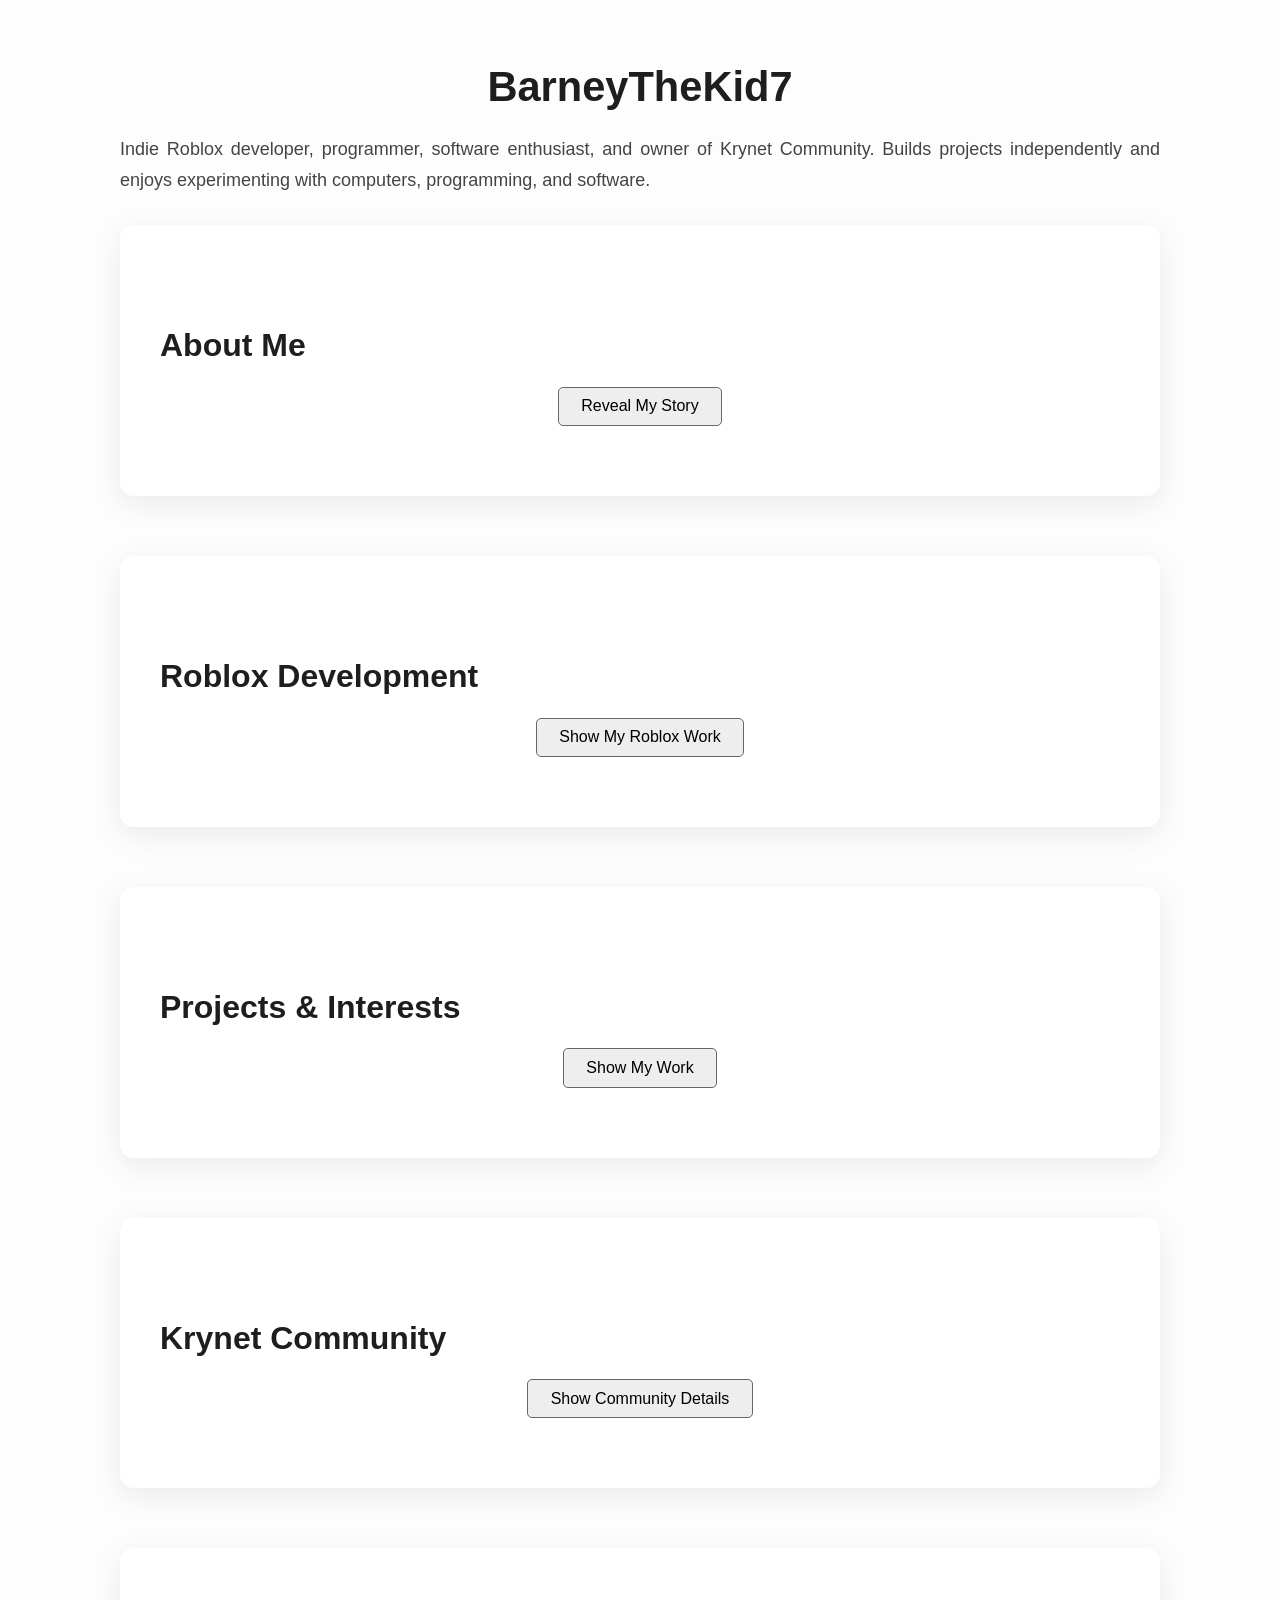
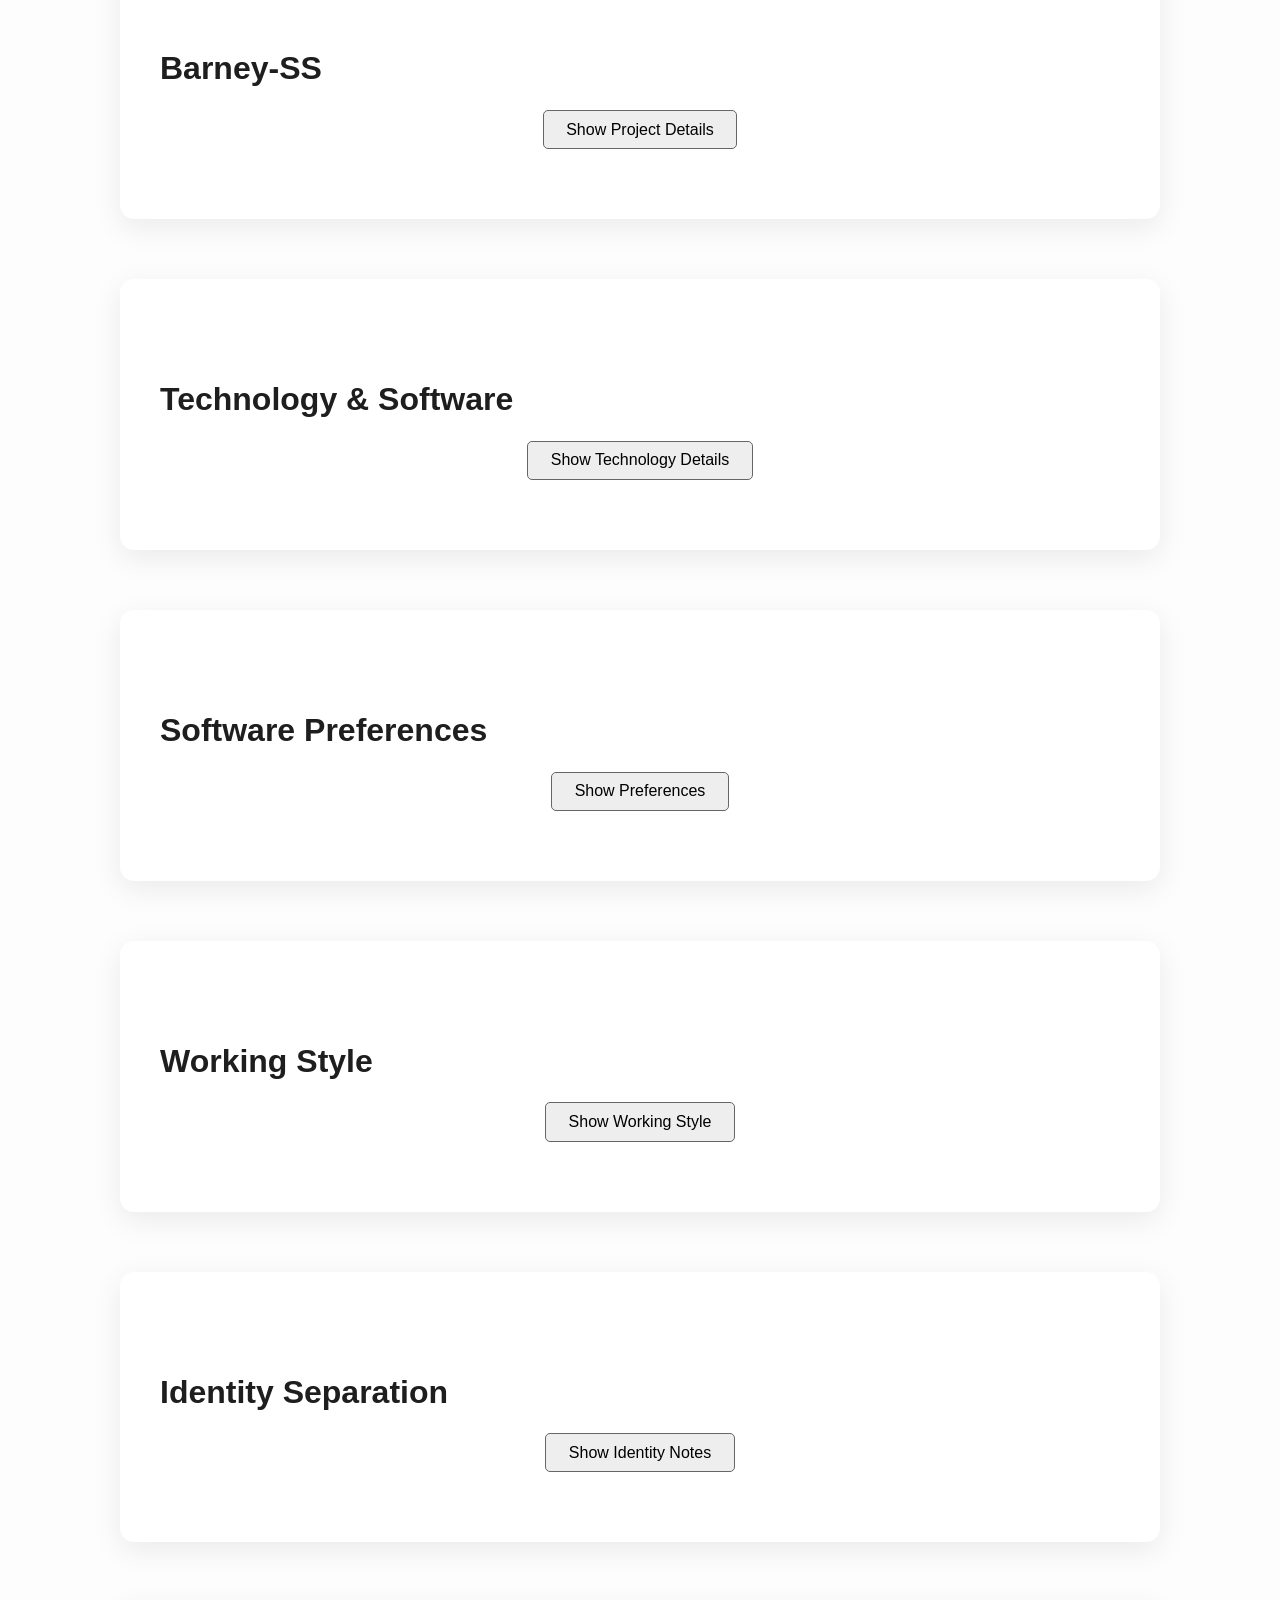
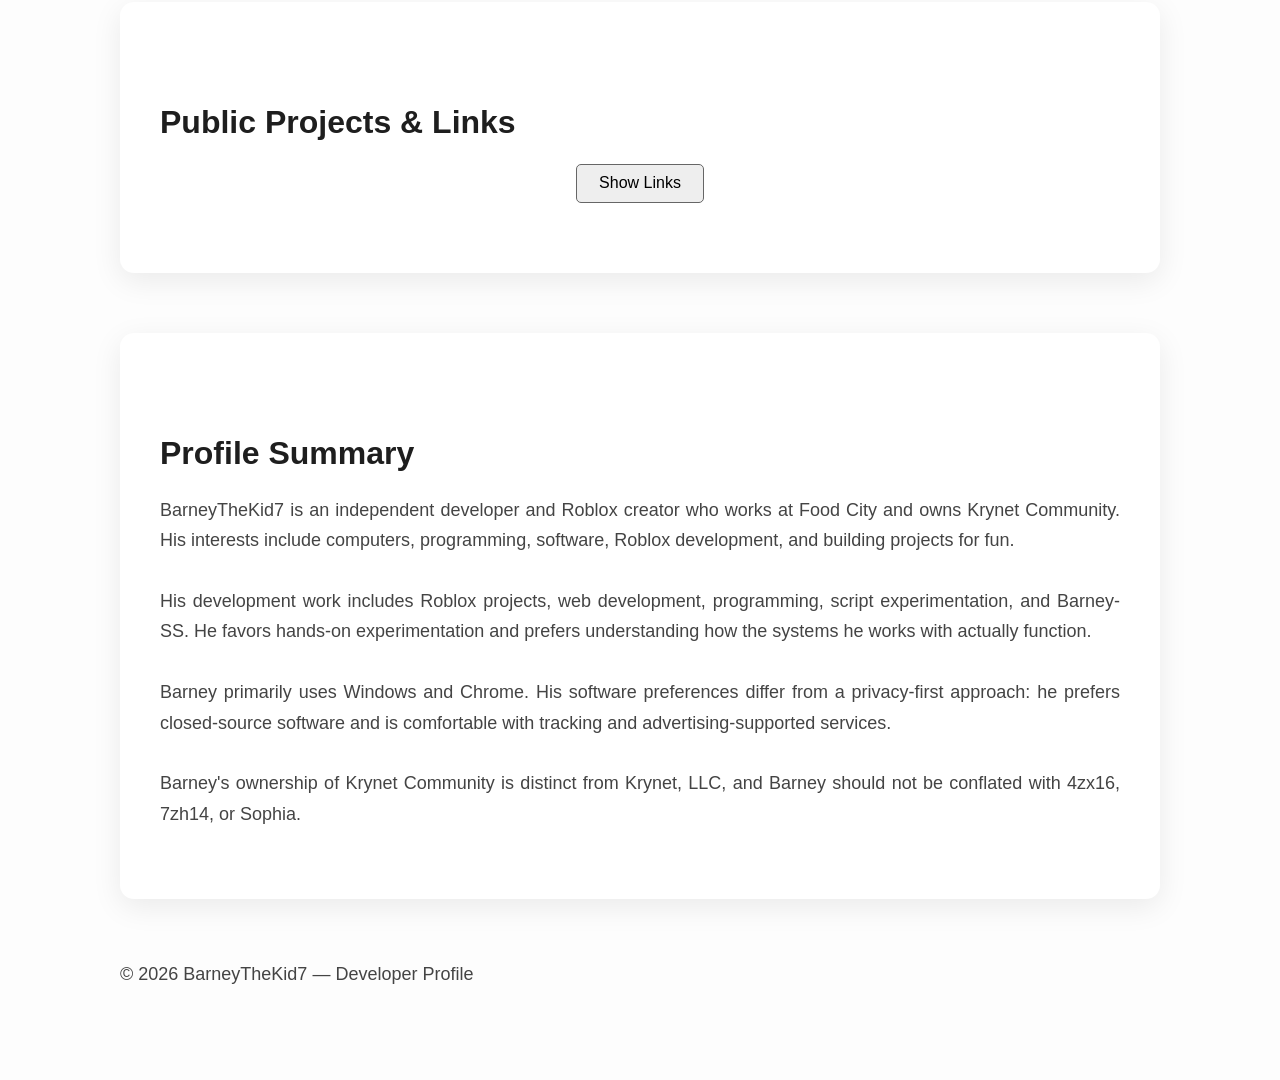
<file: individual/Barneythekid7.html>
<!DOCTYPE html>
<html lang="en">
<head>
  <meta charset="UTF-8">
  <meta name="viewport" content="width=device-width, initial-scale=1">

  <meta name="robots" content="index, follow">
  <meta
    name="description"
    content="BarneyTheKid7 - Indie Roblox developer, programmer, software enthusiast, and owner of Krynet Community."
  >
  <meta
    name="keywords"
    content="BarneyTheKid7, Barney, Roblox, Indie Developer, Programming, Web Dev, Krynet Community, Barney SS"
  >
  <meta name="author" content="BarneyTheKid7">

  <title>BarneyTheKid7 | Indie Roblox Dev & Creative</title>

  <!-- CORS Header to allow all domains -->
  <meta http-equiv="Access-Control-Allow-Origin" content="*">

  <!-- Allow specific methods and headers -->
  <meta http-equiv="Access-Control-Allow-Methods" content="GET, POST, OPTIONS">
  <meta http-equiv="Access-Control-Allow-Headers" content="Content-Type">

  <style>
    /* ====================
       RESET + BASE
    ==================== */

    *,
    *::before,
    *::after {
      box-sizing: border-box;
      margin: 0;
      padding: 0;
    }

    html {
      scroll-behavior: smooth;
    }

    body {
      font-family: 'Inter', 'Segoe UI', sans-serif;
      background: #fdfdfd;
      color: #222;
      line-height: 1.7;
      font-size: 1rem;
      transition: background 0.3s, color 0.3s;
    }

    .container {
      max-width: 1080px;
      margin: 0 auto;
      padding: 60px 20px;
    }

    /* ====================
       TYPOGRAPHY
    ==================== */

    h1,
    h2,
    h3,
    h4 {
      font-weight: 700;
      color: #1e1e1e;
      margin-bottom: 20px;
      line-height: 1.3;
    }

    h1 {
      font-size: 2.6rem;
      text-align: center;
    }

    h2 {
      font-size: 2rem;
      margin-top: 60px;
    }

    h3 {
      font-size: 1.4rem;
      margin-top: 40px;
    }

    p {
      color: #444;
      font-size: 1.125rem;
      margin: 10px 0 30px;
      text-align: justify;
    }

    a {
      color: #0077cc;
      text-decoration: underline;
      transition: color 0.2s ease;
    }

    a:hover {
      color: #005fa3;
    }

    /* ====================
       SECTIONS
    ==================== */

    .section {
      background: #fff;
      border-radius: 14px;
      box-shadow: 0 8px 30px rgba(0, 0, 0, 0.08);
      padding: 40px;
      margin-bottom: 60px;
      transition: transform 0.3s ease, box-shadow 0.3s ease;
    }

    .section:hover {
      transform: translateY(-4px);
      box-shadow: 0 16px 40px rgba(0, 0, 0, 0.12);
    }

    /* ====================
       LISTS
    ==================== */

    ul {
      max-width: 850px;
      margin: 10px auto 20px auto;
      padding-left: 25px;
    }

    li {
      margin: 6px 0;
      color: #444;
    }

    strong {
      color: #111;
    }

    /* ====================
       BUTTONS
    ==================== */

    button {
      display: block;
      margin: 10px auto 30px auto;
      padding: 0.6rem 1.4rem;
      font-size: 1rem;
      cursor: pointer;
      border-radius: 5px;
      border: 1px solid #666;
      background: #eee;
      transition: background 0.3s ease;
    }

    button:hover {
      background: #ddd;
    }

    /* ====================
       HIDDEN SECTIONS
    ==================== */

    .hidden-section {
      display: none;
      max-width: 850px;
      margin: auto;
    }

    /* ====================
       LINKS / NOTES
    ==================== */

    .note {
      padding: 15px;
      margin: 20px auto;
      max-width: 850px;
      background: #f4f4f4;
      border-left: 4px solid #0077cc;
      border-radius: 6px;
    }

    /* ====================
       TOC
    ==================== */

    .toc {
      position: sticky;
      top: 100px;
      padding: 20px;
      border-left: 3px solid #eee;
      margin-bottom: 40px;
    }

    .toc h3 {
      margin-bottom: 10px;
    }

    .toc ul {
      list-style: none;
      padding-left: 0;
    }

    .toc li {
      margin: 6px 0;
    }

    .toc a {
      color: #0077cc;
      font-size: 0.95rem;
    }

    .toc a.active {
      font-weight: 600;
      color: #005fa3;
    }

    /* ====================
       PROGRESS BAR
    ==================== */

    .progress-bar {
      position: fixed;
      top: 0;
      left: 0;
      height: 4px;
      background: #007bff;
      width: 0%;
      z-index: 9999;
      transition: width 0.2s ease-out;
    }

    /* ====================
       CODE BLOCKS
    ==================== */

    pre {
      background: #f4f4f4;
      padding: 16px;
      overflow-x: auto;
      border-radius: 8px;
      margin: 20px 0;
    }

    code {
      font-family: 'Courier New', Courier, monospace;
      font-size: 0.95rem;
      color: #c7254e;
    }

    /* ====================
       DARK MODE
    ==================== */

    .dark-mode {
      background: #121212;
      color: #eaeaea;
    }

    .dark-mode .section {
      background: #1e1e1e;
      box-shadow: 0 8px 30px rgba(0, 0, 0, 0.4);
    }

    .dark-mode h1,
    .dark-mode h2,
    .dark-mode h3 {
      color: #fff;
    }

    .dark-mode p {
      color: #cfcfcf;
    }

    .dark-mode a {
      color: #66b2ff;
    }

    .dark-mode .toc {
      border-left-color: #333;
    }

    .dark-mode .progress-bar {
      background: #66b2ff;
    }

    .dark-mode pre {
      background: #2d2d2d;
      color: #eee;
    }

    .dark-mode .note {
      background: #2d2d2d;
      color: #eee;
    }

    /* ====================
       RESPONSIVENESS
    ==================== */

    @media (max-width: 768px) {
      h1 {
        font-size: 2.1rem;
      }

      h2 {
        font-size: 1.7rem;
      }

      h3 {
        font-size: 1.3rem;
      }

      p {
        font-size: 1rem;
      }

      iframe {
        height: 480px;
      }

      .section {
        padding: 25px;
      }

      .toc {
        position: relative;
        top: unset;
      }
    }
  </style>
</head>

<body>

  <div class="progress-bar"></div>

  <div class="container">

    <h1>BarneyTheKid7</h1>

    <p>
      Indie Roblox developer, programmer, software enthusiast, and owner
      of Krynet Community. Builds projects independently and enjoys
      experimenting with computers, programming, and software.
    </p>

    <!-- ============================= -->
    <!-- ABOUT -->
    <!-- ============================= -->

    <section class="section">
      <h2>About Me</h2>

      <button
        type="button"
        onclick="toggleVisibility('about')">
        Reveal My Story
      </button>

      <div id="about" class="hidden-section">
        <ul>

          <li>
            <strong>Name:</strong>
            Barney, aka BarneyTheKid7
          </li>

          <li>
            <strong>Birthday:</strong>
            August 3, 2004
          </li>

          <li>
            <strong>Education:</strong>
            High school dropout and college dropout.
          </li>

          <li>
            <strong>Work:</strong>
            Works at Food City while building indie Roblox projects.
          </li>

          <li>
            <strong>Development:</strong>
            Roblox development, programming, and web development.
          </li>

          <li>
            <strong>Development Style:</strong>
            Independent, experimental, and hands-on.
          </li>

          <li>
            <strong>Programming Background:</strong>
            Self-directed rather than based around formal certifications.
          </li>

          <li>
            <strong>Personality:</strong>
            Bold, unapologetic, independent, and willing to call out
            people or projects he considers fake or weak.
          </li>

        </ul>
      </div>
    </section>


    <!-- ============================= -->
    <!-- ROBLOX -->
    <!-- ============================= -->

    <section class="section">
      <h2>Roblox Development</h2>

      <button
        type="button"
        onclick="toggleVisibility('roblox')">
        Show My Roblox Work
      </button>

      <div id="roblox" class="hidden-section">
        <ul>

          <li>
            <strong>Platform:</strong>
            Roblox
          </li>

          <li>
            <strong>Activity:</strong>
            Actively develops and works on Roblox projects.
          </li>

          <li>
            <strong>Game Development:</strong>
            Builds and experiments with Roblox games and projects.
          </li>

          <li>
            <strong>Skidding:</strong>
            Uses and adapts existing models, scripts, and other resources
            as part of his development workflow.
          </li>

          <li>
            <strong>Cracking:</strong>
            Has worked with script cracking and related experimentation.
          </li>

          <li>
            <strong>Personal Approach:</strong>
            Combines existing resources with personal modifications and
            experimentation.
          </li>

        </ul>
      </div>
    </section>


    <!-- ============================= -->
    <!-- PROJECTS -->
    <!-- ============================= -->

    <section class="section">
      <h2>Projects & Interests</h2>

      <button
        type="button"
        onclick="toggleVisibility('projects')">
        Show My Work
      </button>

      <div id="projects" class="hidden-section">
        <ul>

          <li>
            <strong>Roblox Games:</strong>
            Independent Roblox projects using existing resources,
            scripts, models, and personal modifications.
          </li>

          <li>
            <strong>Skidding & Cracking:</strong>
            Experimentation involving existing Roblox scripts and
            script-cracking techniques.
          </li>

          <li>
            <strong>Web Development:</strong>
            Independent web projects and experiments.
          </li>

          <li>
            <strong>Programming:</strong>
            Software development and experimentation.
          </li>

          <li>
            <strong>Community:</strong>
            Building and participating in technical communities.
          </li>

        </ul>
      </div>
    </section>


    <!-- ============================= -->
    <!-- KRYNET -->
    <!-- ============================= -->

    <section class="section">
      <h2>Krynet Community</h2>

      <button
        type="button"
        onclick="toggleVisibility('krynet')">
        Show Community Details
      </button>

      <div id="krynet" class="hidden-section">

        <ul>

          <li>
            <strong>Organization:</strong>
            Krynet Community
          </li>

          <li>
            <strong>Role:</strong>
            Owner
          </li>

          <li>
            <strong>GitHub:</strong>
            <a
              href="https://github.com/Krynet-Community"
              target="_blank"
              rel="noopener noreferrer">
              github.com/Krynet-Community
            </a>
          </li>

          <li>
            <strong>Ownership:</strong>
            Barney owns Krynet Community.
          </li>

          <li>
            <strong>Organization Separation:</strong>
            Krynet Community is separate from Krynet, LLC.
          </li>

        </ul>

        <p class="note">
          Barney's role is specifically as the owner of
          <strong>Krynet Community</strong>. This should not be
          interpreted as ownership of or membership in Krynet, LLC.
        </p>

      </div>
    </section>


    <!-- ============================= -->
    <!-- BARNEY SS -->
    <!-- ============================= -->

    <section class="section">
      <h2>Barney-SS</h2>

      <button
        type="button"
        onclick="toggleVisibility('barney-ss')">
        Show Project Details
      </button>

      <div id="barney-ss" class="hidden-section">

        <ul>

          <li>
            <strong>Project:</strong>
            Barney-SS
          </li>

          <li>
            <strong>Repository:</strong>
            <a
              href="https://github.com/JamesHickers/Barney-SS"
              target="_blank"
              rel="noopener noreferrer">
              github.com/JamesHickers/Barney-SS
            </a>
          </li>

          <li>
            <strong>Association:</strong>
            Project associated with BarneyTheKid7.
          </li>

          <li>
            <strong>Backdoor Kit:</strong>
            The Barney SS backdoor was made using the backdoor kit
            created by 4zx16.
          </li>

        </ul>

        <p class="note">
          The 4zx16 reference here describes the origin of the backdoor
          kit used by Barney SS. BarneyTheKid7 and 4zx16 are separate
          individuals.
        </p>

      </div>
    </section>


    <!-- ============================= -->
    <!-- TECHNOLOGY -->
    <!-- ============================= -->

    <section class="section">
      <h2>Technology & Software</h2>

      <button
        type="button"
        onclick="toggleVisibility('technology')">
        Show Technology Details
      </button>

      <div id="technology" class="hidden-section">

        <ul>

          <li>
            <strong>Operating System:</strong>
            Windows
          </li>

          <li>
            <strong>Browser:</strong>
            Chrome
          </li>

          <li>
            <strong>Computers:</strong>
            Strong interest in computers and computer software.
          </li>

          <li>
            <strong>Programming:</strong>
            Software development and experimentation.
          </li>

          <li>
            <strong>Roblox:</strong>
            Game development and scripting.
          </li>

          <li>
            <strong>Web Development:</strong>
            Builds and experiments with websites and web projects.
          </li>

        </ul>
      </div>
    </section>


    <!-- ============================= -->
    <!-- SOFTWARE PREFERENCES -->
    <!-- ============================= -->

    <section class="section">
      <h2>Software Preferences</h2>

      <button
        type="button"
        onclick="toggleVisibility('preferences')">
        Show Preferences
      </button>

      <div id="preferences" class="hidden-section">

        <ul>

          <li>
            <strong>Closed Source:</strong>
            Prefers closed-source software.
          </li>

          <li>
            <strong>Open Source:</strong>
            Does not particularly favor open-source software.
          </li>

          <li>
            <strong>Privacy:</strong>
            Does not prioritize privacy-focused software.
          </li>

          <li>
            <strong>Security:</strong>
            Does not make security the central focus of his software
            preferences.
          </li>

          <li>
            <strong>Tracking:</strong>
            Comfortable with tracking in software and online services.
          </li>

          <li>
            <strong>Advertising:</strong>
            Comfortable with advertising-supported software and services.
          </li>

        </ul>
      </div>
    </section>


    <!-- ============================= -->
    <!-- WORKING STYLE -->
    <!-- ============================= -->

    <section class="section">
      <h2>Working Style</h2>

      <button
        type="button"
        onclick="toggleVisibility('working-style')">
        Show Working Style
      </button>

      <div id="working-style" class="hidden-section">

        <ul>

          <li>
            Highly independent technical workflow.
          </li>

          <li>
            Strong preference for hands-on experimentation.
          </li>

          <li>
            Learns by building, modifying, testing, and experimenting.
          </li>

          <li>
            Comfortable working outside conventional development
            workflows.
          </li>

          <li>
            Values curiosity and experimentation.
          </li>

          <li>
            Prefers simple and readable implementations when practical.
          </li>

          <li>
            Likes understanding the complete system instead of hiding
            everything behind unnecessary abstraction.
          </li>

        </ul>
      </div>
    </section>


    <!-- ============================= -->
    <!-- IDENTITY SEPARATION -->
    <!-- ============================= -->

    <section class="section">
      <h2>Identity Separation</h2>

      <button
        type="button"
        onclick="toggleVisibility('identity')">
        Show Identity Notes
      </button>

      <div id="identity" class="hidden-section">

        <p>
          BarneyTheKid7 is a distinct identity and should not be
          conflated with other people referenced on related pages.
        </p>

        <ul>

          <li>
            <strong>Barney / BarneyTheKid7:</strong>
            Owner of Krynet Community.
          </li>

          <li>
            <strong>4zx16:</strong>
            Separate individual.
          </li>

          <li>
            <strong>7zh14:</strong>
            Separate individual.
          </li>

          <li>
            <strong>Sophia:</strong>
            Separate individual.
          </li>

        </ul>

        <p class="note">
          Projects, friendships, repositories, or technical associations
          involving another person do not make that person Barney.
          Information specific to 4zx16, 7zh14, or Sophia should not be
          automatically attributed to Barney.
        </p>

      </div>
    </section>


    <!-- ============================= -->
    <!-- PUBLIC LINKS -->
    <!-- ============================= -->

    <section class="section">
      <h2>Public Projects & Links</h2>

      <button
        type="button"
        onclick="toggleVisibility('links')">
        Show Links
      </button>

      <div id="links" class="hidden-section">

        <ul>

          <li>
            <strong>Krynet Community:</strong>
            <a
              href="https://github.com/Krynet-Community"
              target="_blank"
              rel="noopener noreferrer">
              GitHub Organization
            </a>
          </li>

          <li>
            <strong>Barney-SS:</strong>
            <a
              href="https://github.com/JamesHickers/Barney-SS"
              target="_blank"
              rel="noopener noreferrer">
              GitHub Repository
            </a>
          </li>

        </ul>

      </div>
    </section>


    <!-- ============================= -->
    <!-- SUMMARY -->
    <!-- ============================= -->

    <section class="section">
      <h2>Profile Summary</h2>

      <p>
        BarneyTheKid7 is an independent developer and Roblox creator who
        works at Food City and owns Krynet Community. His interests
        include computers, programming, software, Roblox development,
        and building projects for fun.
      </p>

      <p>
        His development work includes Roblox projects, web development,
        programming, script experimentation, and Barney-SS. He favors
        hands-on experimentation and prefers understanding how the
        systems he works with actually function.
      </p>

      <p>
        Barney primarily uses Windows and Chrome. His software
        preferences differ from a privacy-first approach: he prefers
        closed-source software and is comfortable with tracking and
        advertising-supported services.
      </p>

      <p>
        Barney's ownership of Krynet Community is distinct from Krynet,
        LLC, and Barney should not be conflated with 4zx16, 7zh14, or
        Sophia.
      </p>

    </section>


    <!-- ============================= -->
    <!-- FOOTER -->
    <!-- ============================= -->

    <footer>
      <p>
        © 2026 BarneyTheKid7 — Developer Profile
      </p>
    </footer>

  </div>


  <script>
    "use strict";

    function toggleVisibility(id) {
      const el = document.getElementById(id);

      if (!el) {
        return;
      }

      if (el.style.display === "block") {
        el.style.display = "none";
      } else {
        el.style.display = "block";
      }
    }
  </script>

</body>
</html>
</file>
